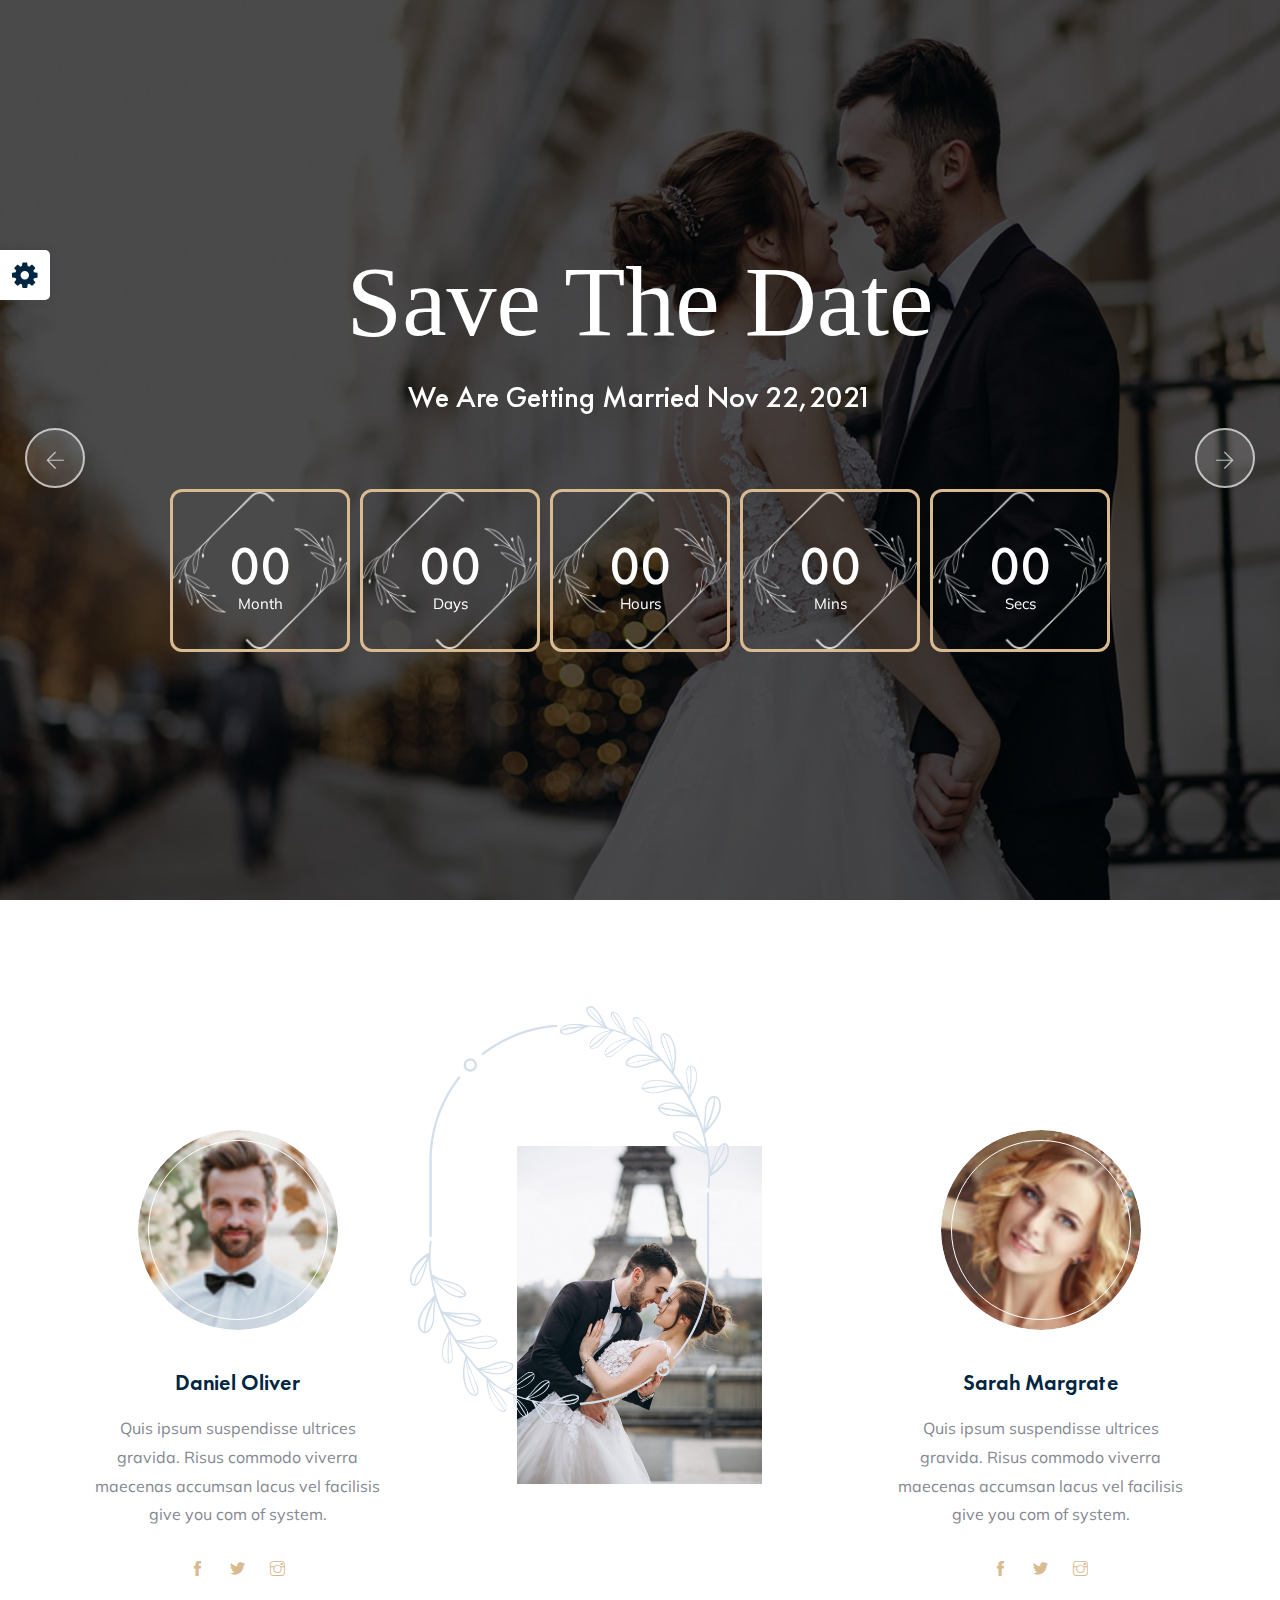
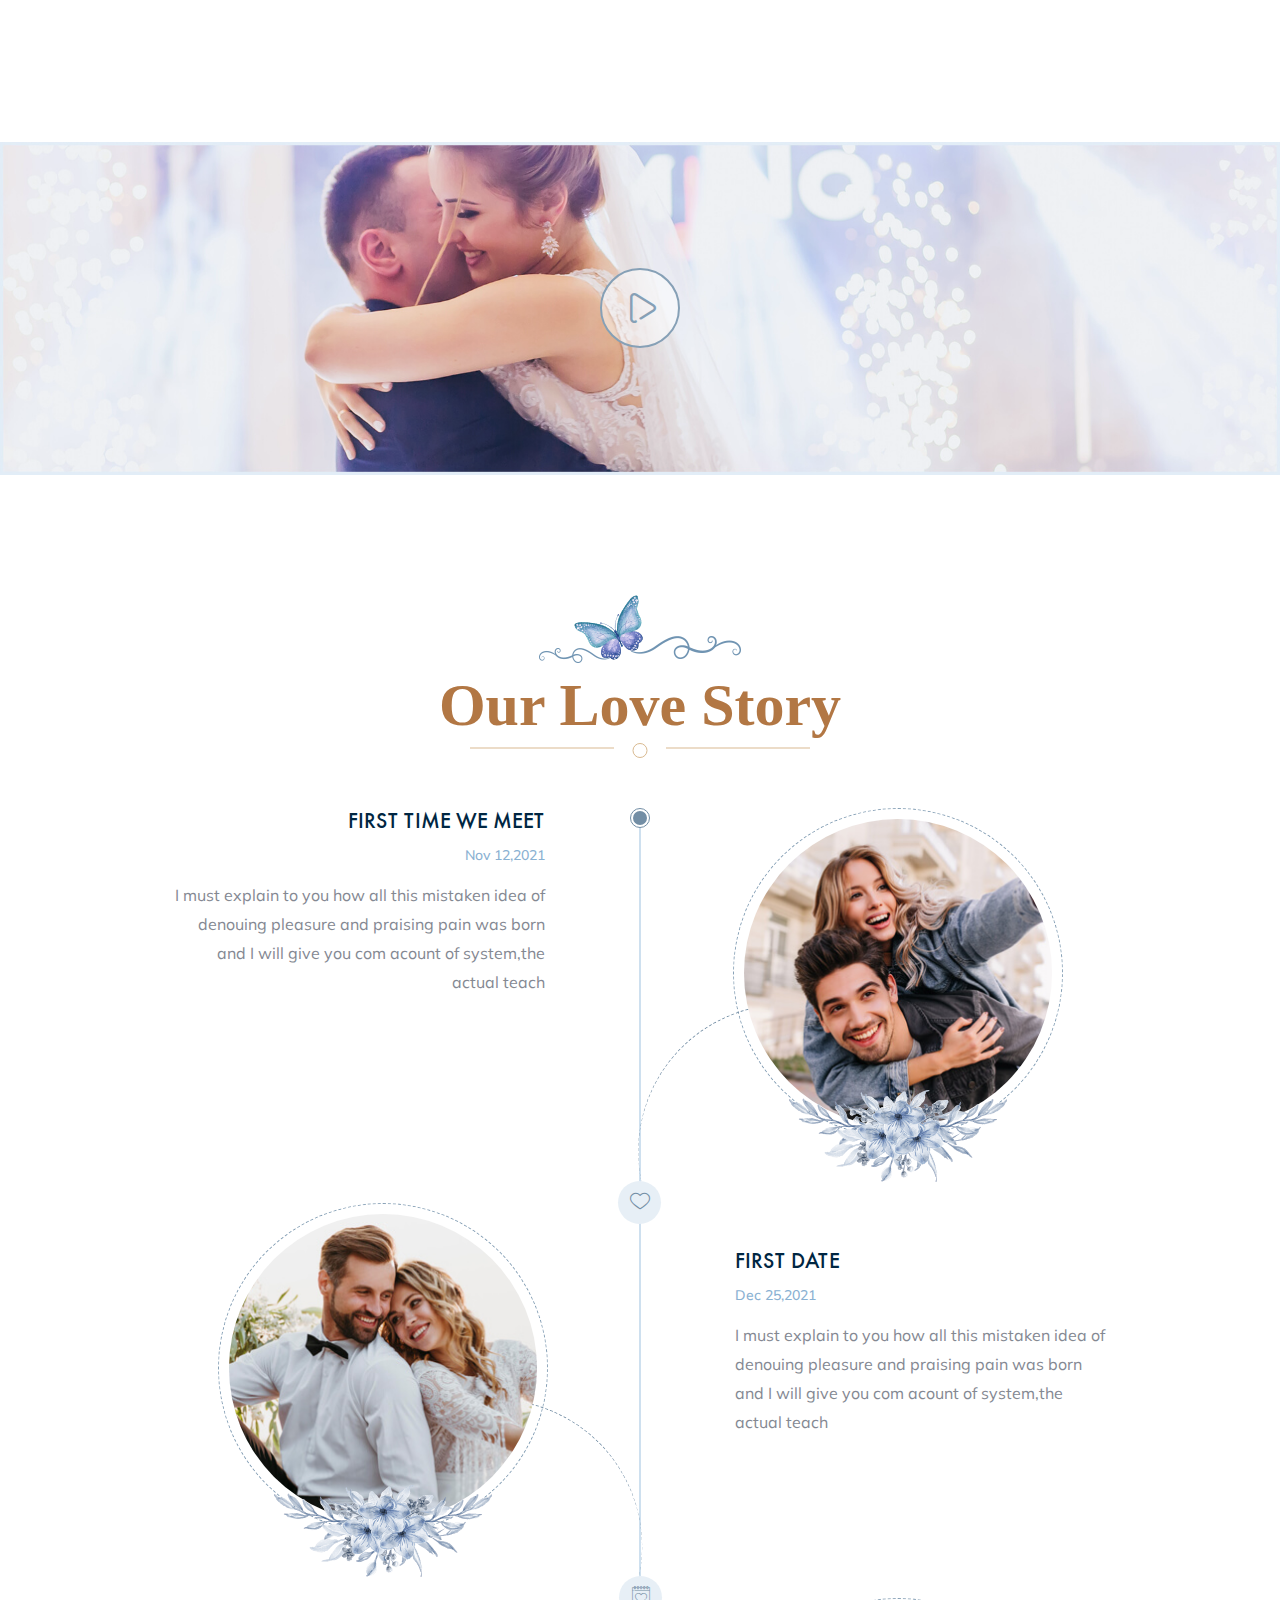
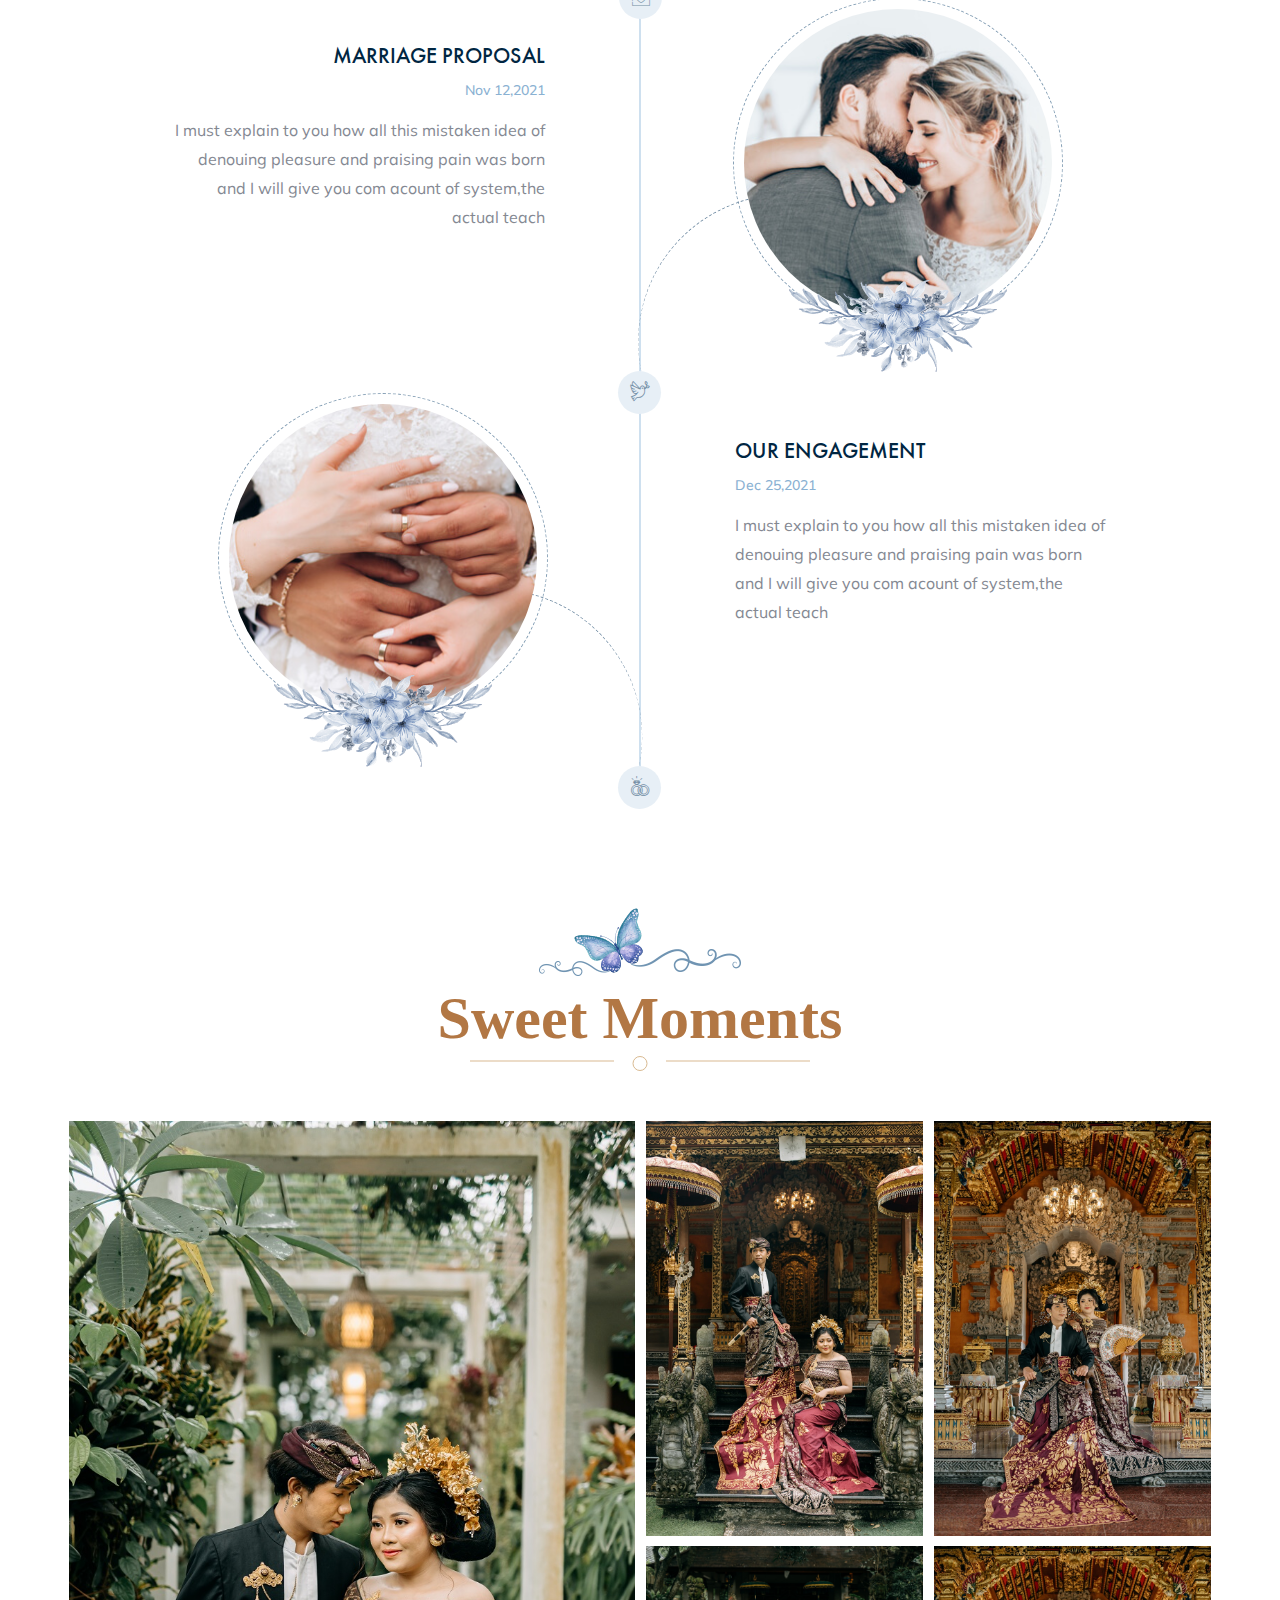
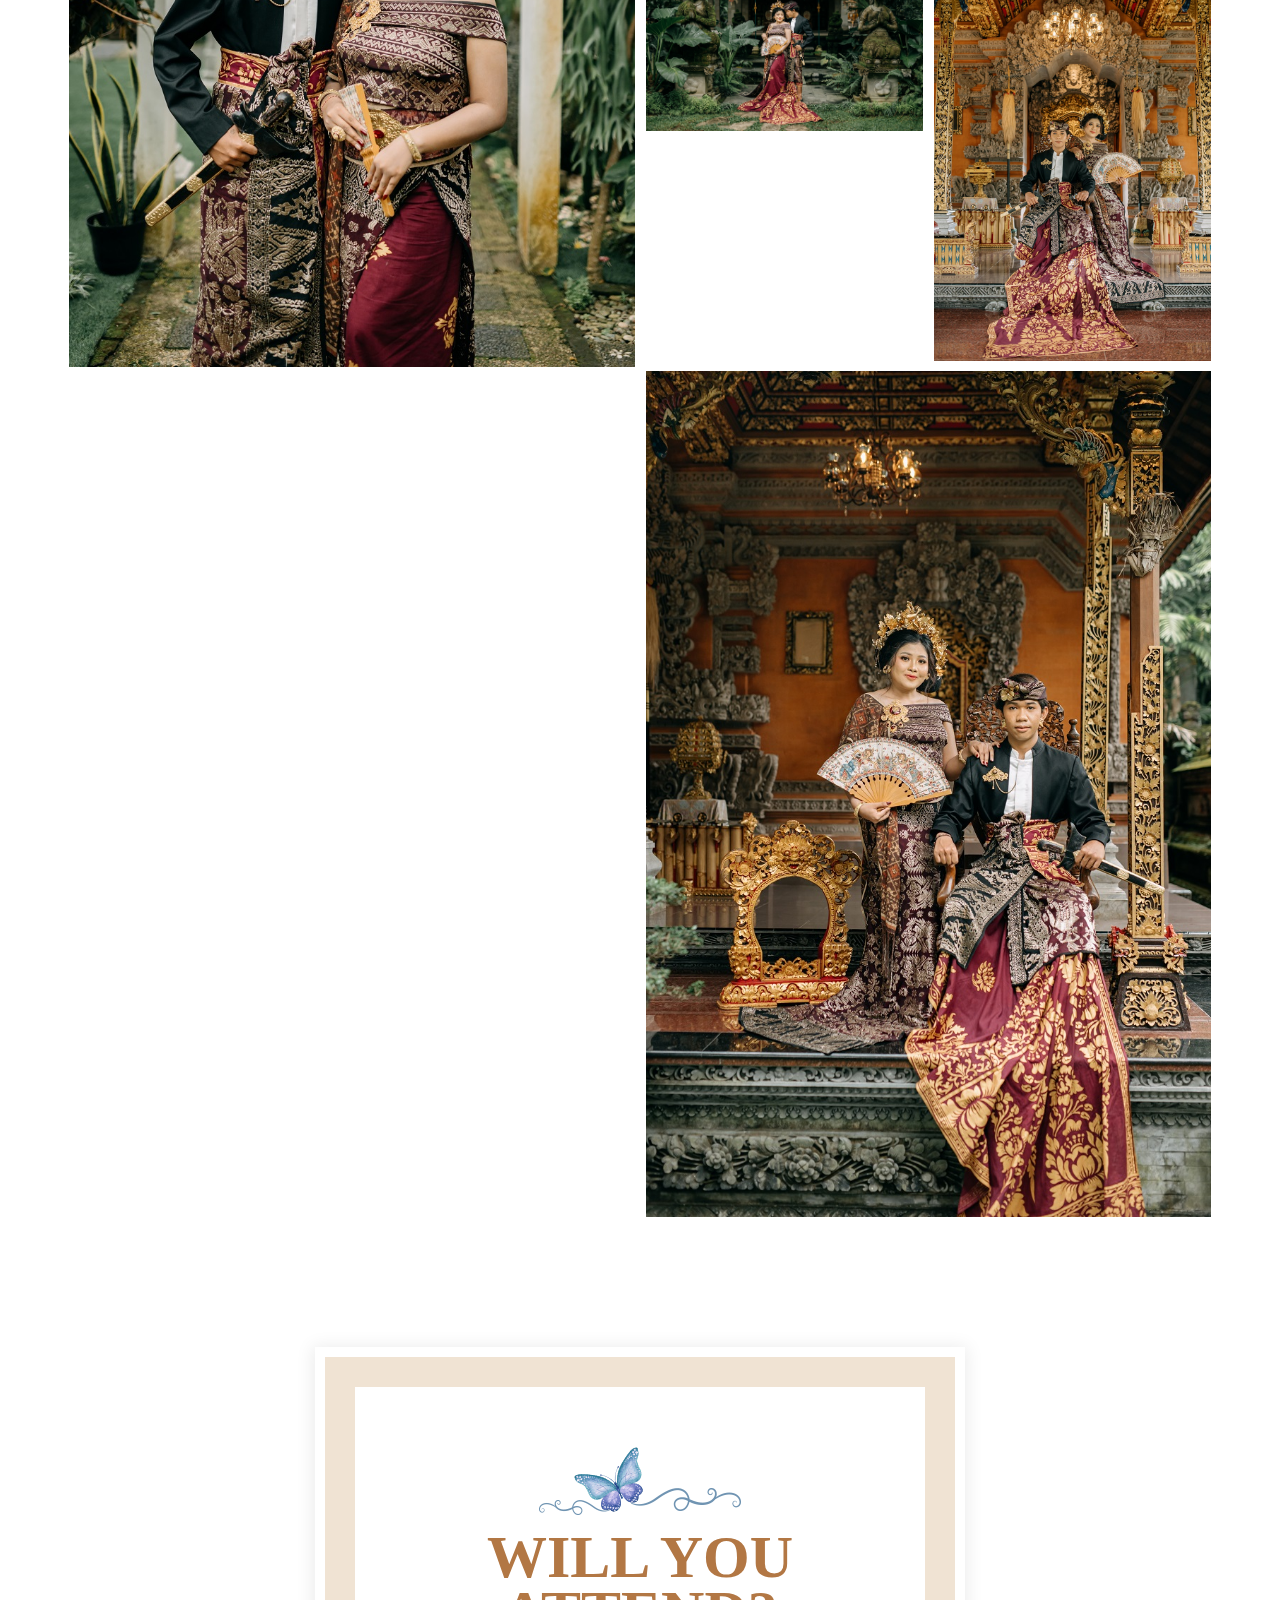
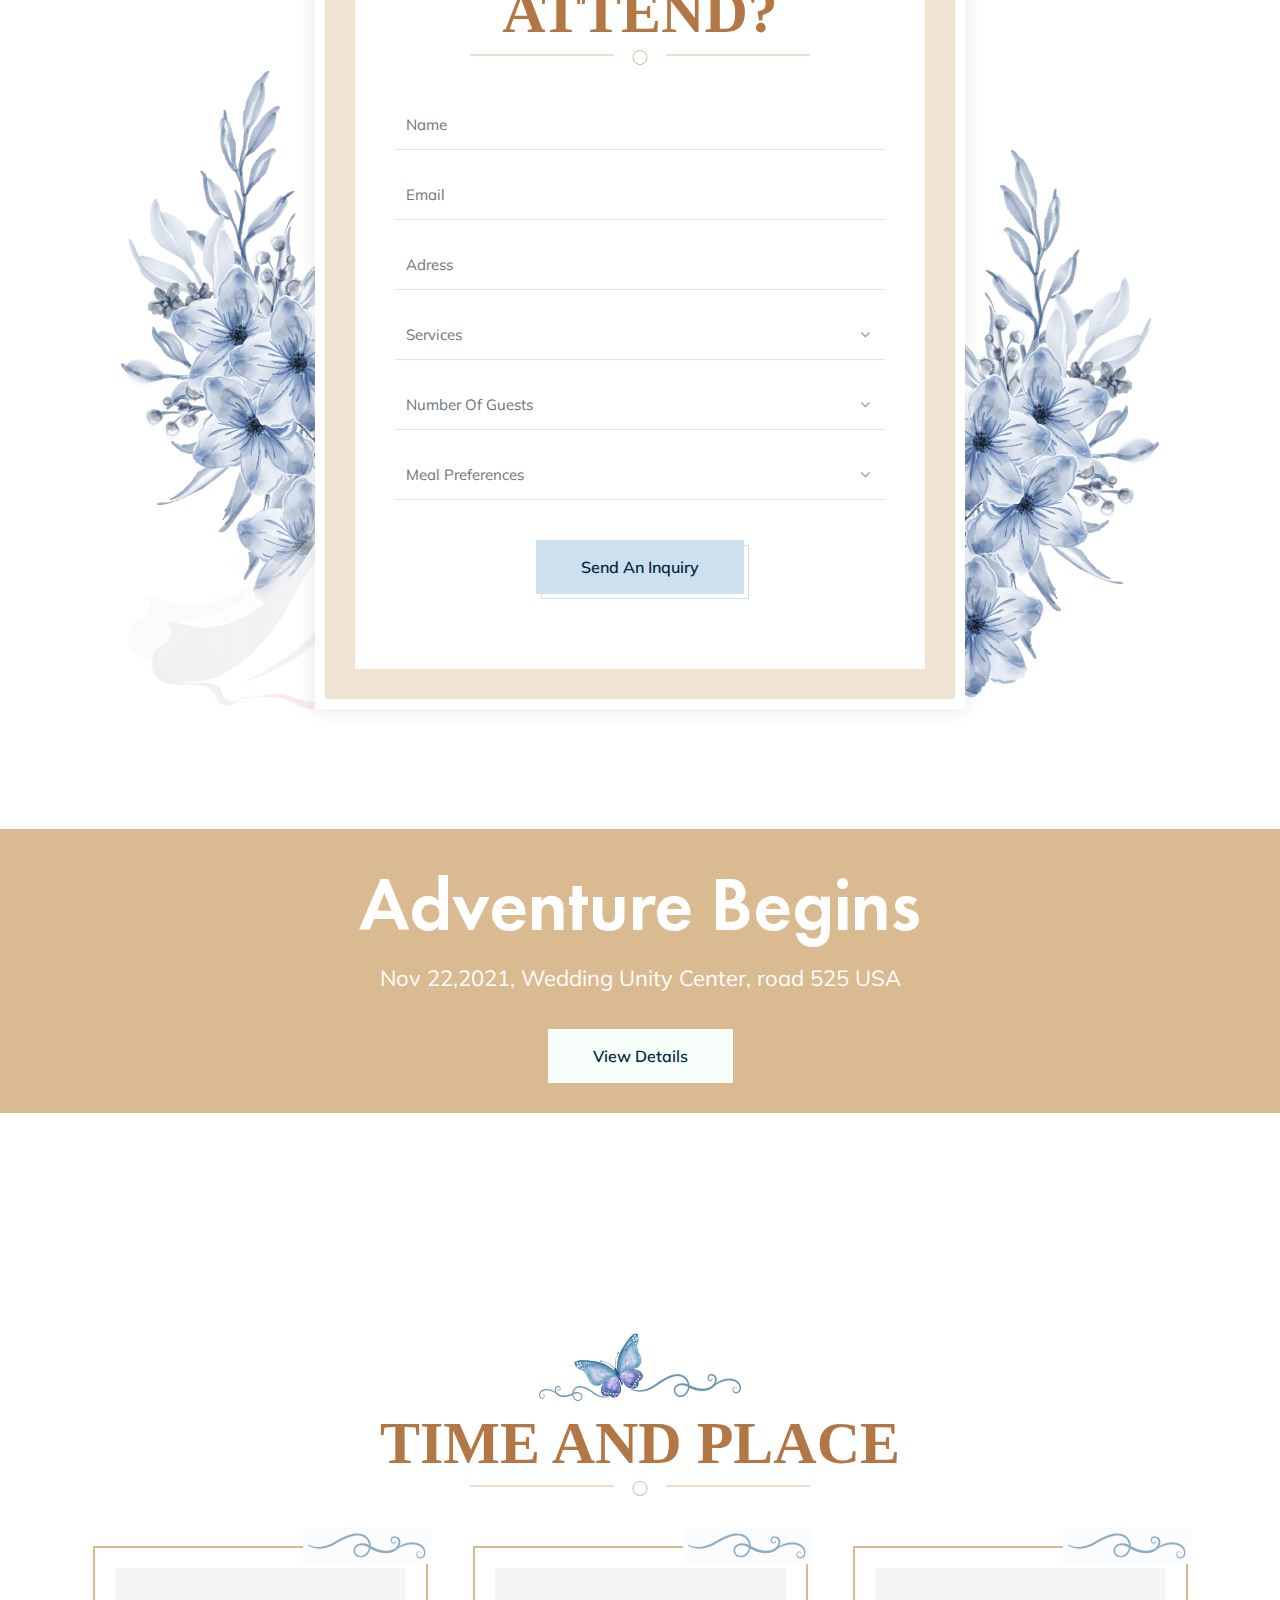
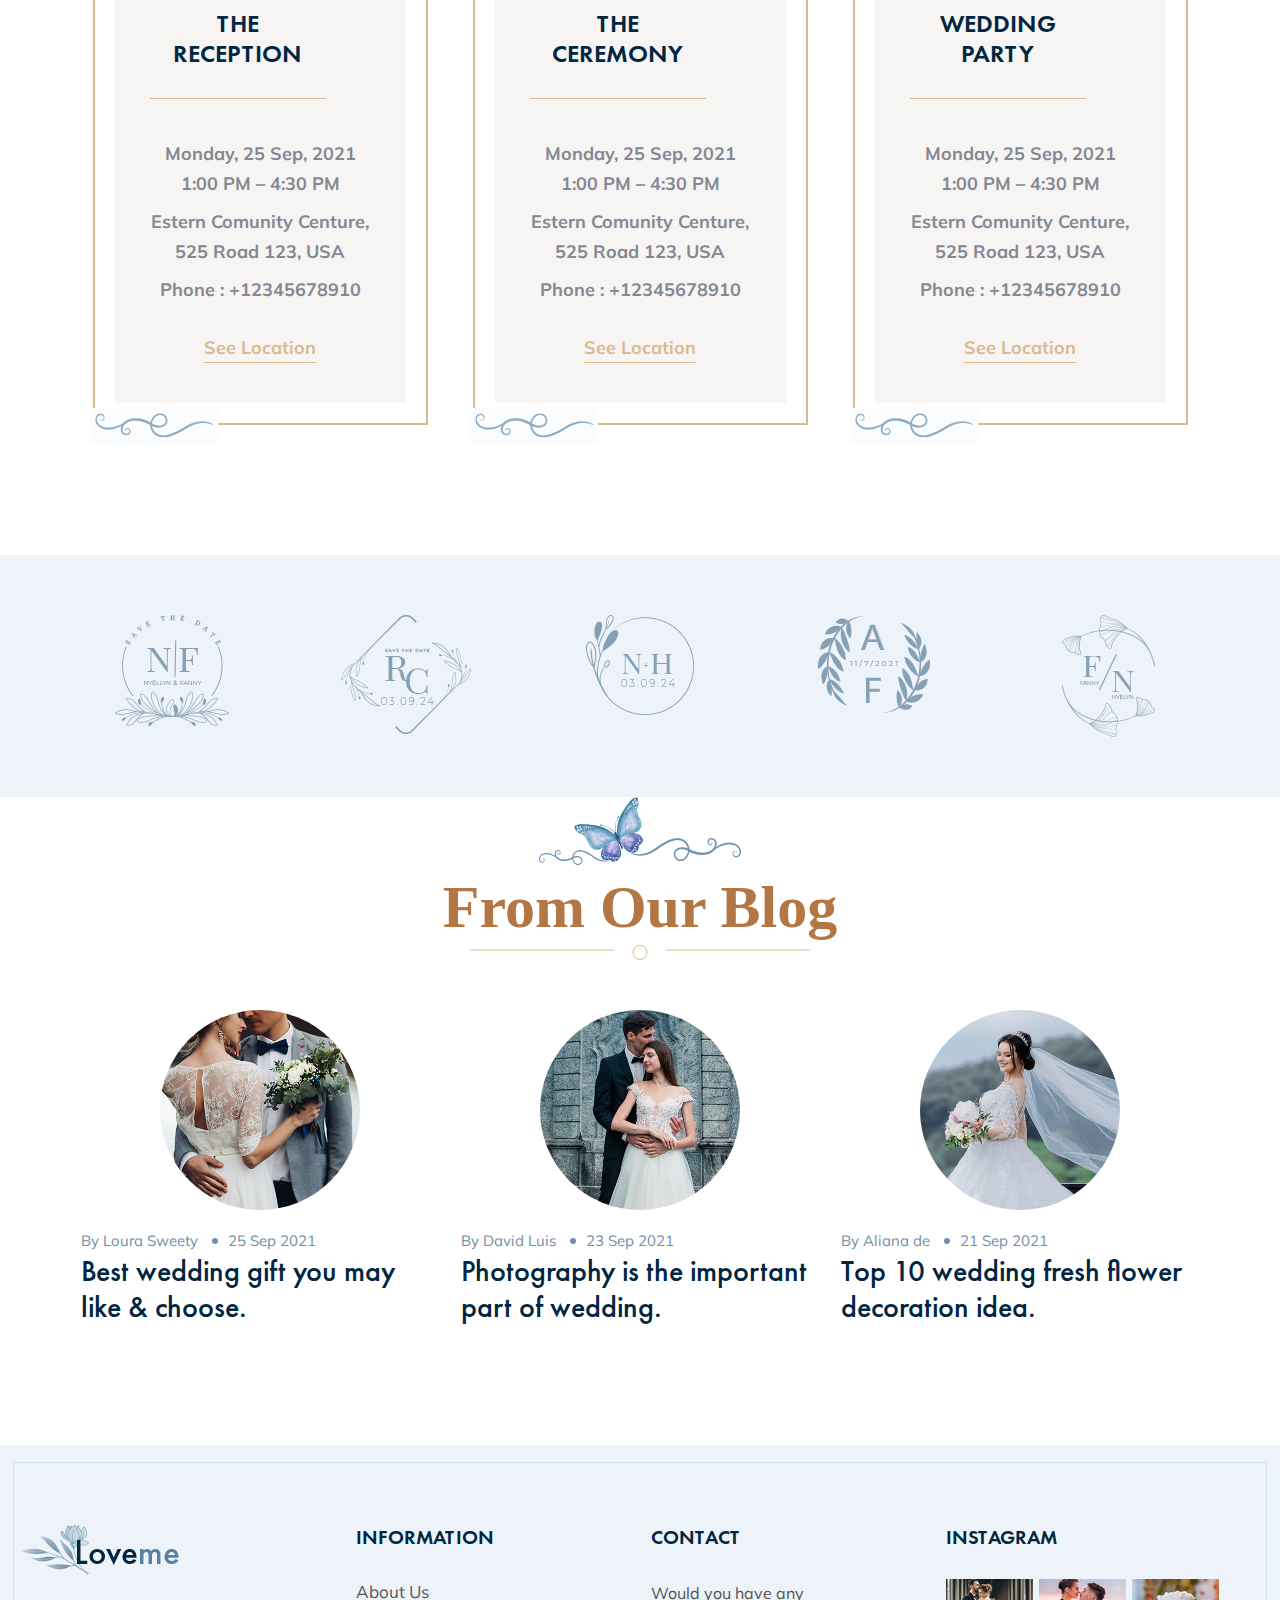
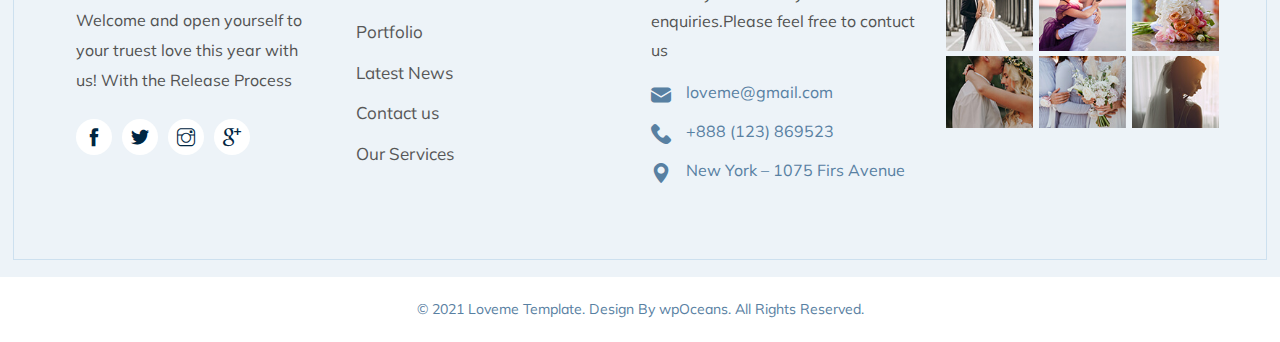
<file: index-5.html>
<!DOCTYPE html>
<html lang="en">
  <head>
    <meta charset="utf-8" />
    <meta http-equiv="X-UA-Compatible" content="IE=edge" />
    <meta name="viewport" content="width=device-width, initial-scale=1" />
    <meta name="author" content="wpOceans" />
    <link
      rel="shortcut icon"
      type="image/png"
      href="assets/images/favicon.png"
    />
    <title>Loveme - Wedding & Wedding Planner HTML5 Template</title>
    <link href="assets/css/themify-icons.css" rel="stylesheet" />
    <link href="assets/css/font-awesome.min.css" rel="stylesheet" />
    <link href="assets/css/flaticon.css" rel="stylesheet" />
    <link href="assets/css/bootstrap.min.css" rel="stylesheet" />
    <link href="assets/css/magnific-popup.css" rel="stylesheet" />
    <link href="assets/css/animate.css" rel="stylesheet" />
    <link href="assets/css/owl.carousel.css" rel="stylesheet" />
    <link href="assets/css/owl.theme.css" rel="stylesheet" />
    <link href="assets/css/slick.css" rel="stylesheet" />
    <link href="assets/css/slick-theme.css" rel="stylesheet" />
    <link href="assets/css/swiper.min.css" rel="stylesheet" />
    <link href="assets/css/nice-select.css" rel="stylesheet" />
    <link href="assets/css/owl.transitions.css" rel="stylesheet" />
    <link href="assets/css/jquery.fancybox.css" rel="stylesheet" />
    <link href="assets/css/odometer-theme-default.css" rel="stylesheet" />
    <link href="assets/css/style.css" rel="stylesheet" />
  </head>

  <body>
    <!-- start page-wrapper -->
    <div class="page-wrapper">
      <!-- start preloader -->
      <div class="preloader">
        <div class="vertical-centered-box">
          <div class="content">
            <div class="loader-circle"></div>
            <div class="loader-line-mask">
              <div class="loader-line"></div>
            </div>
            <img src="assets/images/favicon.png" alt="" />
          </div>
        </div>
      </div>
      <!-- end preloader -->
      <!-- Start header -->
      <!-- <header id="header">
            <div class="wpo-site-header wpo-header-style-3">
                <nav class="navigation navbar navbar-expand-lg navbar-light">
                    <div class="container-fluid">
                        <div class="row align-items-center">
                            <div class="col-lg-3 col-md-3 col-3 d-lg-none dl-block">
                                <div class="mobail-menu">
                                    <button type="button" class="navbar-toggler open-btn">
                                        <span class="sr-only">Toggle navigation</span>
                                        <span class="icon-bar first-angle"></span>
                                        <span class="icon-bar middle-angle"></span>
                                        <span class="icon-bar last-angle"></span>
                                    </button>
                                </div>
                            </div>
                            <div class="col-lg-2 col-md-6 col-6">
                                <div class="navbar-header">
                                    <a class="navbar-brand" href="index.html"><img src="assets/images/logo-2.png"
                                            alt=""></a>
                                </div>
                            </div>
                            <div class="col-lg-8 col-md-1 col-1">
                                <div id="navbar" class="collapse navbar-collapse navigation-holder">
                                    <button class="menu-close"><i class="ti-close"></i></button>
                                    <ul class="nav navbar-nav mb-2 mb-lg-0">
                                        <li class="menu-item-has-children">
                                            <a href="#">Home</a>
                                            <ul class="sub-menu">
                                                <li><a href="index.html">Main Home</a></li>
                                                <li><a href="index-2.html">Wedding Planner</a></li>
                                                <li><a href="index-3.html">Announcement S1</a></li>
                                                <li><a href="index-4.html">Announcement S2</a></li>
                                                <li><a class="active" href="index-5.html">Wedding Home</a></li>
                                                <li><a href="index-7.html">Shop Home</a></li>
                                                <li><a href="index-6.html">Invitation</a></li>
                                            </ul>
                                        </li>
                                        <li>
                                            <a href="#couple">Couple</a>
                                        </li>
                                        <li>
                                            <a href="#story">Story</a>
                                        </li>
                                        <li>
                                            <a href="#gallery">Gallery</a>
                                        </li>
                                        <li>
                                            <a href="#RSVP">RSVP</a>
                                        </li>
                                        <li>
                                            <a href="#event">Events</a>
                                        </li>
                                        <li class="menu-item-has-children">
                                            <a href="#">Blog</a>
                                            <ul class="sub-menu">
                                                <li><a href="blog.html">Blog right sidebar</a></li>
                                                <li><a href="blog-left-sidebar.html">Blog left sidebar</a></li>
                                                <li><a href="blog-fullwidth.html">Blog fullwidth</a></li>
                                                <li class="menu-item-has-children">
                                                    <a href="#">Blog details</a>
                                                    <ul class="sub-menu">
                                                        <li><a href="blog-single.html">Blog details right
                                                                sidebar</a>
                                                        </li>
                                                        <li><a href="blog-single-left-sidebar.html">Blog details
                                                                left
                                                                sidebar</a></li>
                                                        <li><a href="blog-single-fullwidth.html">Blog details
                                                                fullwidth</a></li>
                                                    </ul>
                                                </li>
                                            </ul>
                                        </li>
                                    </ul>

                                </div>
                                <!-- end of nav-collapse -->
      <!-- </div>
                            <div class="col-lg-2 col-md-2 col-2">
                                <div class="header-right">
                                    <div class="header-search-form-wrapper">
                                        <div class="cart-search-contact">
                                            <button class="search-toggle-btn"><i
                                                    class="fi flaticon-search"></i></button>
                                            <div class="header-search-form">
                                                <form>
                                                    <div>
                                                        <input type="text" class="form-control" placeholder="Search here...">
                                                        <button type="submit"><i
                                                                class="fi flaticon-search"></i></button>
                                                    </div>
                                                </form>
                                            </div>
                                        </div>
                                    </div>
                                    <div class="mini-cart">
                                        <button class="cart-toggle-btn"> <i class="fi flaticon-shopping-cart"></i>
                                            <span class="cart-count">2</span></button>
                                        <div class="mini-cart-content">
                                            <button class="mini-cart-close"><i class="ti-close"></i></button>
                                            <div class="mini-cart-items">
                                                <div class="mini-cart-item clearfix">
                                                    <div class="mini-cart-item-image">
                                                        <a href="shop.html"><img
                                                                src="assets/images/shop/mini-cart/img-1.jpg"
                                                                alt></a>
                                                    </div>
                                                    <div class="mini-cart-item-des">
                                                        <a href="shop.html">Wedding Gown</a>
                                                        <span class="mini-cart-item-price">$20.15 x 1</span>
                                                        <span class="mini-cart-item-quantity"><a href="#"><i
                                                                    class="ti-close"></i></a></span>
                                                    </div>
                                                </div>
                                                <div class="mini-cart-item clearfix">
                                                    <div class="mini-cart-item-image">
                                                        <a href="shop.html"><img
                                                                src="assets/images/shop/mini-cart/img-2.jpg"
                                                                alt></a>
                                                    </div>
                                                    <div class="mini-cart-item-des">
                                                        <a href="shop.html">Bridal Flower</a>
                                                        <span class="mini-cart-item-price">$13.25 x 2</span>
                                                        <span class="mini-cart-item-quantity"><a href="#"><i
                                                                    class="ti-close"></i></a></span>
                                                    </div>
                                                </div>
                                            </div>
                                            <div class="mini-cart-action clearfix">
                                                <span class="mini-checkout-price">Subtotal:
                                                    <span>$215.14</span></span>
                                                <div class="mini-btn">
                                                    <a href="checkout.html" class="view-cart-btn s1">Checkout</a>
                                                    <a href="cart.html" class="view-cart-btn">View Cart</a>
                                                </div>
                                            </div>
                                        </div>
                                    </div>
                                </div>
                            </div>
                        </div>
                    </div> -->
      <!-- end of container -->
      <!-- </nav> -->
      <!-- </div> -->
      <!-- </header> -->
      <!-- end of header -->
      <!-- start of hero -->
      <section class="wpo-hero-slider wpo-hero-style-3">
        <div class="wedding-announcement">
          <div class="couple-text">
            <h2 class="wow slideInUp" data-wow-duration="1s">Save The Date</h2>
            <p class="wow slideInUp" data-wow-duration="1.8s">
              We Are Getting Married Nov 22,2021
            </p>
            <!-- start wpo-wedding-date -->
            <div
              class="wpo-wedding-date wow slideInUp"
              data-wow-duration="2.1s"
            >
              <div class="clock-grids">
                <div id="clock"></div>
              </div>
            </div>
            <!-- end wpo-wedding-date -->
          </div>
        </div>

        <div class="swiper-container">
          <div class="swiper-wrapper">
            <div class="swiper-slide">
              <div
                class="slide-inner slide-bg-image"
                data-background="assets/images/slider/slide-7.jpg"
              ></div>
              <!-- end slide-inner -->
            </div>
            <!-- end swiper-slide -->

            <div class="swiper-slide">
              <div
                class="slide-inner slide-bg-image"
                data-background="assets/images/slider/slide-8.jpg"
              ></div>
              <!-- end slide-inner -->
            </div>
            <!-- end swiper-slide -->

            <div class="swiper-slide">
              <div
                class="slide-inner slide-bg-image"
                data-background="assets/images/slider/slide-9.jpg"
              ></div>
              <!-- end slide-inner -->
            </div>
            <!-- end swiper-slide -->
          </div>
          <!-- end swiper-wrapper -->

          <!-- swipper controls -->
          <div class="swiper-pagination"></div>
          <div class="next-prev-btn">
            <div class="swiper-button-next"></div>
            <div class="swiper-button-prev"></div>
          </div>
        </div>
      </section>
      <!-- end of hero slider -->
      <!-- start couple-section -->
      <section class="couple-section pt-160 section-padding" id="couple">
        <div class="container">
          <div class="row align-items-center">
            <div class="col col-xs-12">
              <div class="couple-area clearfix">
                <div class="text-grid bride">
                  <div class="couple-img">
                    <img src="assets/images/couple/2.jpg" alt="" />
                  </div>
                  <h3>Daniel Oliver</h3>
                  <p>
                    Quis ipsum suspendisse ultrices gravida. Risus commodo
                    viverra maecenas accumsan lacus vel facilisis give you com
                    of system.
                  </p>
                  <div class="social">
                    <ul>
                      <li>
                        <a href="#"><i class="ti-facebook"></i></a>
                      </li>
                      <li>
                        <a href="#"><i class="ti-twitter-alt"></i></a>
                      </li>
                      <li>
                        <a href="#"><i class="ti-instagram"></i></a>
                      </li>
                    </ul>
                  </div>
                </div>
                <div class="middle-couple-pic">
                  <img src="assets/images/couple/1.jpg" alt="" />
                  <div class="frame-img">
                    <img src="assets/images/couple/shape.png" alt="" />
                  </div>
                </div>
                <div class="text-grid groom">
                  <div class="couple-img">
                    <img src="assets/images/couple/3.jpg" alt="" />
                  </div>
                  <h3>Sarah Margrate</h3>
                  <p>
                    Quis ipsum suspendisse ultrices gravida. Risus commodo
                    viverra maecenas accumsan lacus vel facilisis give you com
                    of system.
                  </p>
                  <div class="social">
                    <ul>
                      <li>
                        <a href="#"><i class="ti-facebook"></i></a>
                      </li>
                      <li>
                        <a href="#"><i class="ti-twitter-alt"></i></a>
                      </li>
                      <li>
                        <a href="#"><i class="ti-instagram"></i></a>
                      </li>
                    </ul>
                  </div>
                </div>
              </div>
            </div>
          </div>
        </div>
        <!-- end container -->
      </section>
      <!-- end couple-section -->
      <!-- start wpo-video-section -->
      <section class="wpo-video-section-s2" id="video">
        <h2 class="hidden">some</h2>
        <div class="wpo-video-item">
          <div class="wpo-video-img">
            <img src="assets/images/cta2.jpg" alt="" />
            <a
              href="https://www.youtube.com/embed/teLhLLlhfzc"
              class="video-btn"
              data-type="iframe"
              ><i class="fi flaticon-play"></i
            ></a>
          </div>
        </div>
      </section>
      <!-- end wpo-video-section-->

      <!-- start story-section -->
      <section class="story-section section-padding" id="date">
        <div class="container">
          <div class="row">
            <div class="wpo-section-title-s2">
              <div class="section-title-simg">
                <img src="assets/images/section-title2.png" alt="" />
              </div>
              <h2>Our Love Story</h2>
              <div class="section-title-img">
                <div class="round-ball"></div>
              </div>
            </div>
          </div>

          <div class="row">
            <div class="col col-xs-12">
              <div class="story-timeline">
                <div class="round-shape"></div>
                <div class="row">
                  <div class="col col-lg-6 col-12">
                    <div class="story-text right-align-text">
                      <h3>First time we meet</h3>
                      <span class="date">Nov 12,2021</span>
                      <p>
                        I must explain to you how all this mistaken idea of
                        denouing pleasure and praising pain was born and I will
                        give you com acount of system,the actual teach
                      </p>
                    </div>
                  </div>
                  <div class="col col-lg-6 col-12">
                    <div class="img-holder">
                      <img
                        src="assets/images/story/1.jpg"
                        alt
                        class="img img-responsive"
                      />
                      <div class="story-shape-img">
                        <img src="assets/images/story/shape.png" alt="" />
                      </div>
                    </div>
                  </div>
                </div>
                <div class="row">
                  <div class="col col-lg-6 col-12">
                    <div class="img-holder right-align-text left-site">
                      <img
                        src="assets/images/story/2.jpg"
                        alt
                        class="img img-responsive"
                      />
                      <div class="story-shape-img">
                        <img src="assets/images/story/shape.png" alt="" />
                      </div>
                    </div>
                  </div>
                  <div class="col col-lg-6 col-12 text-holder">
                    <span class="heart">
                      <i class="fi flaticon-heart"></i>
                    </span>
                    <div class="story-text">
                      <h3>First Date</h3>
                      <span class="date">Dec 25,2021</span>
                      <p>
                        I must explain to you how all this mistaken idea of
                        denouing pleasure and praising pain was born and I will
                        give you com acount of system,the actual teach
                      </p>
                    </div>
                  </div>
                </div>
                <div class="row">
                  <div class="col col-lg-6 col-12 text-holder right-heart">
                    <span class="heart">
                      <i class="fi flaticon-calendar"></i>
                    </span>
                    <div class="story-text right-align-text">
                      <h3>Marriage Proposal</h3>
                      <span class="date">Nov 12,2021</span>
                      <p>
                        I must explain to you how all this mistaken idea of
                        denouing pleasure and praising pain was born and I will
                        give you com acount of system,the actual teach
                      </p>
                    </div>
                  </div>
                  <div class="col col-lg-6 col-12">
                    <div class="img-holder right-align-text">
                      <img
                        src="assets/images/story/3.jpg"
                        alt
                        class="img img-responsive"
                      />
                      <div class="story-shape-img">
                        <img src="assets/images/story/shape.png" alt="" />
                      </div>
                    </div>
                  </div>
                </div>
                <div class="row">
                  <div class="col col-lg-6 col-12">
                    <div class="img-holder video-holder left-site">
                      <img
                        src="assets/images/story/4.jpg"
                        alt
                        class="img img-responsive"
                      />
                      <div class="story-shape-img">
                        <img src="assets/images/story/shape.png" alt="" />
                      </div>
                    </div>
                  </div>
                  <div class="col col-lg-6 col-12 text-holder">
                    <span class="heart">
                      <i class="fi flaticon-dove"></i>
                    </span>
                    <div class="story-text">
                      <h3>Our Engagement</h3>
                      <span class="date">Dec 25,2021</span>
                      <p>
                        I must explain to you how all this mistaken idea of
                        denouing pleasure and praising pain was born and I will
                        give you com acount of system,the actual teach
                      </p>
                    </div>
                  </div>
                </div>
                <div class="row">
                  <div class="col offset-lg-6 col-lg-6 col-12 text-holder">
                    <span class="heart">
                      <i class="fi flaticon-wedding-rings"></i>
                    </span>
                  </div>
                </div>
              </div>
            </div>
          </div>
          <!-- end row -->
        </div>
        <!-- end container -->
      </section>
      <!-- end story-section -->

      <!-- start wpo-portfolio-section -->
      <section class="wpo-portfolio-section-s2 section-padding" id="gallery">
        <div class="container-fluid">
          <div class="row">
            <div class="wpo-section-title-s2">
              <div class="section-title-simg">
                <img src="assets/images/section-title2.png" alt="" />
              </div>
              <h2>Sweet Moments</h2>
              <div class="section-title-img">
                <div class="round-ball"></div>
              </div>
            </div>
          </div>
          <div class="sortable-gallery">
            <div class="row">
              <div class="col-lg-12">
                <div class="portfolio-grids gallery-container clearfix">
                  <div class="grid">
                    <div class="img-holder">
                      <a
                        href="assets/images/portfolio/7.jpg"
                        class="fancybox"
                        data-fancybox-group="gall-1"
                      >
                        <img
                          src="assets/images/portfolio/7.jpg"
                          alt
                          class="img img-responsive"
                        />
                        <div class="hover-content">
                          <i class="ti-plus"></i>
                        </div>
                      </a>
                    </div>
                  </div>
                  <div class="grid">
                    <div class="img-holder">
                      <a
                        href="assets/images/portfolio/8.jpg"
                        class="fancybox"
                        data-fancybox-group="gall-1"
                      >
                        <img
                          src="assets/images/portfolio/8.jpg"
                          alt
                          class="img img-responsive"
                        />
                        <div class="hover-content">
                          <i class="ti-plus"></i>
                        </div>
                      </a>
                    </div>
                  </div>
                  <div class="grid">
                    <div class="img-holder">
                      <a
                        href="assets/images/portfolio/9.jpg"
                        class="fancybox"
                        data-fancybox-group="gall-1"
                      >
                        <img
                          src="assets/images/portfolio/9.jpg"
                          alt
                          class="img img-responsive"
                        />
                        <div class="hover-content">
                          <i class="ti-plus"></i>
                        </div>
                      </a>
                    </div>
                  </div>
                  <div class="grid">
                    <div class="img-holder">
                      <a
                        href="assets/images/portfolio/10.jpg"
                        class="fancybox"
                        data-fancybox-group="gall-1"
                      >
                        <img
                          src="assets/images/portfolio/10.jpg"
                          alt
                          class="img img-responsive"
                        />
                        <div class="hover-content">
                          <i class="ti-plus"></i>
                        </div>
                      </a>
                    </div>
                  </div>
                  <div class="grid">
                    <div class="img-holder">
                      <a
                        href="assets/images/portfolio/11.jpg"
                        class="fancybox"
                        data-fancybox-group="gall-1"
                      >
                        <img
                          src="assets/images/portfolio/11.jpg"
                          alt
                          class="img img-responsive"
                        />
                        <div class="hover-content">
                          <i class="ti-plus"></i>
                        </div>
                      </a>
                    </div>
                  </div>
                  <div class="grid">
                    <div class="img-holder">
                      <a
                        href="assets/images/portfolio/12.jpg"
                        class="fancybox"
                        data-fancybox-group="gall-1"
                      >
                        <img
                          src="assets/images/portfolio/12.jpg"
                          alt
                          class="img img-responsive"
                        />
                        <div class="hover-content">
                          <i class="ti-plus"></i>
                        </div>
                      </a>
                    </div>
                  </div>
                </div>
              </div>
            </div>
          </div>
        </div>
        <!-- end container -->
      </section>
      <!-- end wpo-portfolio-section -->

      <!-- start of wpo-contact-section -->
      <section class="wpo-contact-section section-padding" id="RSVP">
        <div class="container">
          <div class="wpo-contact-section-wrapper">
            <div class="wpo-contact-form-area">
              <div class="wpo-section-title-s2">
                <div class="section-title-simg">
                  <img src="assets/images/section-title2.png" alt="" />
                </div>
                <h2>WILL YOU ATTEND?</h2>
                <div class="section-title-img">
                  <div class="round-ball"></div>
                </div>
              </div>
              <form
                method="post"
                class="contact-validation-active"
                id="contact-form-main"
              >
                <div>
                  <input
                    type="text"
                    class="form-control"
                    name="name"
                    id="name"
                    placeholder="Name"
                  />
                </div>
                <div>
                  <input
                    type="email"
                    class="form-control"
                    name="email"
                    id="email"
                    placeholder="Email"
                  />
                </div>
                <div>
                  <input
                    type="text"
                    class="form-control"
                    name="adress"
                    id="adress"
                    placeholder="Adress"
                  />
                </div>
                <div>
                  <select name="service" class="form-control">
                    <option disabled="disabled" selected>Services</option>
                    <option>Photography</option>
                    <option>The Rehearsal Dinner</option>
                    <option>The Afterparty</option>
                    <option>Videographers</option>
                    <option>Perfect Cake</option>
                    <option>All Of The Above</option>
                  </select>
                </div>
                <div>
                  <select name="guest" class="form-control">
                    <option disabled="disabled" selected>
                      Number Of Guests
                    </option>
                    <option>01</option>
                    <option>02</option>
                    <option>03</option>
                    <option>04</option>
                    <option>05</option>
                  </select>
                </div>
                <div>
                  <select name="meal" class="form-control last">
                    <option disabled="disabled" selected>
                      Meal Preferences
                    </option>
                    <option>Chicken Soup</option>
                    <option>Motton Kabab</option>
                    <option>Chicken BBQ</option>
                    <option>Mix Salad</option>
                    <option>Beef Ribs</option>
                  </select>
                </div>
                <div class="submit-area">
                  <button type="submit" class="theme-btn-s3">
                    Send An Inquiry
                  </button>
                  <div id="c-loader">
                    <i class="ti-reload"></i>
                  </div>
                </div>
                <div class="clearfix error-handling-messages">
                  <div id="success">Thank you</div>
                  <div id="error">
                    Error occurred while sending email. Please try again later.
                  </div>
                </div>
              </form>
              <div class="border-style"></div>
            </div>
            <div class="vector-1">
              <img src="assets/images/contact/1.png" alt="" />
            </div>
            <div class="vector-2">
              <img src="assets/images/contact/2.png" alt="" />
            </div>
          </div>
        </div>
      </section>
      <!-- end of wpo-contact-section -->

      <!-- start wpo-cta-section -->

      <div class="wpo-cta-section-s3">
        <div class="conatiner-fluid">
          <div class="wpo-cta-item">
            <h2>Adventure Begins</h2>
            <p>Nov 22,2021, Wedding Unity Center, road 525 USA</p>
            <a class="theme-btn-s2" href="contact.html">View Details</a>
          </div>
        </div>
      </div>

      <!-- end wpo-cta-section -->

      <!-- start wpo-event-section -->
      <section class="wpo-event-section section-padding" id="event">
        <div class="container">
          <div class="row">
            <div class="wpo-section-title-s2">
              <div class="section-title-simg">
                <img src="assets/images/section-title2.png" alt="" />
              </div>
              <h2>TIME AND PLACE</h2>
              <div class="section-title-img">
                <div class="round-ball"></div>
              </div>
            </div>
          </div>
          <div class="wpo-event-wrap">
            <div class="row">
              <div class="col col-lg-4 col-md-6 col-12">
                <div class="wpo-event-item">
                  <div class="wpo-event-text">
                    <h2>The Reception</h2>
                    <ul>
                      <li>Monday, 25 Sep, 2021 1:00 PM – 4:30 PM</li>
                      <li>Estern Comunity Centure, 525 Road 123, USA</li>
                      <li>Phone : +12345678910</li>

                      <li>
                        <a
                          class="popup-gmaps"
                          href="https://www.google.com/maps/embed?pb=!1m18!1m12!1m3!1d25211.21212385712!2d144.95275648773628!3d-37.82748510398018!2m3!1f0!2f0!3f0!3m2!1i1024!2i768!4f13.1!3m3!1m2!1s0x6ad642af0f11fd81%3A0x5045675218ce7e0!2zTWVsYm91cm5lIFZJQyAzMDA0LCDgpoXgprjgp43gpp_gp43gprDgp4fgprLgpr_gpq_gprzgpr4!5e0!3m2!1sbn!2sbd!4v1503742051881"
                          >See Location</a
                        >
                      </li>
                    </ul>
                  </div>
                  <div class="event-shape-1">
                    <img src="assets/images/event-shape-1.png" alt="" />
                  </div>
                  <div class="event-shape-2">
                    <img src="assets/images/event-shape-2.png" alt="" />
                  </div>
                </div>
              </div>
              <div class="col col-lg-4 col-md-6 col-12">
                <div class="wpo-event-item">
                  <div class="wpo-event-text">
                    <h2>THE CEREMONY</h2>
                    <ul>
                      <li>Monday, 25 Sep, 2021 1:00 PM – 4:30 PM</li>
                      <li>Estern Comunity Centure, 525 Road 123, USA</li>
                      <li>Phone : +12345678910</li>

                      <li>
                        <a
                          class="popup-gmaps"
                          href="https://www.google.com/maps/embed?pb=!1m18!1m12!1m3!1d25211.21212385712!2d144.95275648773628!3d-37.82748510398018!2m3!1f0!2f0!3f0!3m2!1i1024!2i768!4f13.1!3m3!1m2!1s0x6ad642af0f11fd81%3A0x5045675218ce7e0!2zTWVsYm91cm5lIFZJQyAzMDA0LCDgpoXgprjgp43gpp_gp43gprDgp4fgprLgpr_gpq_gprzgpr4!5e0!3m2!1sbn!2sbd!4v1503742051881"
                          >See Location</a
                        >
                      </li>
                    </ul>
                  </div>
                  <div class="event-shape-1">
                    <img src="assets/images/event-shape-1.png" alt="" />
                  </div>
                  <div class="event-shape-2">
                    <img src="assets/images/event-shape-2.png" alt="" />
                  </div>
                </div>
              </div>
              <div class="col col-lg-4 col-md-6 col-12">
                <div class="wpo-event-item">
                  <div class="wpo-event-text">
                    <h2>Wedding Party</h2>
                    <ul>
                      <li>Monday, 25 Sep, 2021 1:00 PM – 4:30 PM</li>
                      <li>Estern Comunity Centure, 525 Road 123, USA</li>
                      <li>Phone : +12345678910</li>

                      <li>
                        <a
                          class="popup-gmaps"
                          href="https://www.google.com/maps/embed?pb=!1m18!1m12!1m3!1d25211.21212385712!2d144.95275648773628!3d-37.82748510398018!2m3!1f0!2f0!3f0!3m2!1i1024!2i768!4f13.1!3m3!1m2!1s0x6ad642af0f11fd81%3A0x5045675218ce7e0!2zTWVsYm91cm5lIFZJQyAzMDA0LCDgpoXgprjgp43gpp_gp43gprDgp4fgprLgpr_gpq_gprzgpr4!5e0!3m2!1sbn!2sbd!4v1503742051881"
                          >See Location</a
                        >
                      </li>
                    </ul>
                  </div>
                  <div class="event-shape-1">
                    <img src="assets/images/event-shape-1.png" alt="" />
                  </div>
                  <div class="event-shape-2">
                    <img src="assets/images/event-shape-2.png" alt="" />
                  </div>
                </div>
              </div>
            </div>
          </div>
        </div>
        <!-- end container -->
      </section>
      <!-- end wpo-event-section -->
      <!-- start wpo-partners-section -->
      <section class="wpo-partners-section-s3">
        <h2 class="hidden">Partners</h2>
        <div class="container">
          <div class="row">
            <div class="col col-xs-12">
              <div class="partner-grids partners-slider owl-carousel">
                <div class="grid" >
                  <img src="assets/images/partners/1.png" alt />
                </div>
                <div class="grid">
                  <img src="assets/images/partners/2.png" alt />
                </div>
                <div class="grid">
                  <img src="assets/images/partners/3.png" alt />
                </div>
                <div class="grid">
                  <img src="assets/images/partners/4.png" alt />
                </div>
                <div class="grid">
                  <img src="assets/images/partners/5.png" alt />
                </div>
              </div>
            </div>
          </div>
        </div>
        <!-- end container -->
      </section>
      <!-- end wpo-partners-section-->

      <!-- start wpo-blog-section -->
      <section class="wpo-blog-section-s3 section-padding" id="blog">
        <div class="container">
          <div class="row">
            <div class="wpo-section-title-s2">
              <div class="section-title-simg">
                <img src="assets/images/section-title2.png" alt="" />
              </div>
              <h2>From Our Blog</h2>
              <div class="section-title-img">
                <div class="round-ball"></div>
              </div>
            </div>
          </div>
          <div class="wpo-blog-items">
            <div class="row">
              <div class="col col-lg-4 col-md-6 col-12">
                <div class="wpo-blog-item">
                  <div class="wpo-blog-img">
                    <img src="assets/images/blog/img-1.jpg" alt="" />
                  </div>
                  <div class="wpo-blog-content">
                    <ul>
                      <li>By <a href="blog-single.html">Loura Sweety</a></li>
                      <li>25 Sep 2021</li>
                    </ul>
                    <h2>
                      <a href="blog.html"
                        >Best wedding gift you may like & choose.</a
                      >
                    </h2>
                  </div>
                </div>
              </div>
              <div class="col col-lg-4 col-md-6 col-12">
                <div class="wpo-blog-item">
                  <div class="wpo-blog-img">
                    <img src="assets/images/blog/img-2.jpg" alt="" />
                  </div>
                  <div class="wpo-blog-content">
                    <ul>
                      <li>By <a href="blog-single.html">David Luis</a></li>
                      <li>23 Sep 2021</li>
                    </ul>
                    <h2>
                      <a href="blog.html"
                        >Photography is the important part of wedding.</a
                      >
                    </h2>
                  </div>
                </div>
              </div>
              <div class="col col-lg-4 col-md-6 col-12">
                <div class="wpo-blog-item">
                  <div class="wpo-blog-img">
                    <img src="assets/images/blog/img-3.jpg" alt="" />
                  </div>
                  <div class="wpo-blog-content">
                    <ul>
                      <li>By <a href="blog-single.html">Aliana de</a></li>
                      <li>21 Sep 2021</li>
                    </ul>
                    <h2>
                      <a href="blog.html"
                        >Top 10 wedding fresh flower decoration idea.</a
                      >
                    </h2>
                  </div>
                </div>
              </div>
            </div>
          </div>
        </div>
        <!-- end container -->
      </section>
      <!-- end wpo-blog-section -->

      <!-- start of wpo-site-footer-section -->
      <footer class="wpo-site-footer">
        <div class="wpo-upper-footer">
          <div class="container-fluid">
            <div class="row">
              <div class="col col-xl-3 col-lg-4 col-md-6 col-sm-12 col-12">
                <div class="widget about-widget">
                  <div class="logo widget-title">
                    <img src="assets/images/logo.png" alt="blog" />
                  </div>
                  <p>
                    Welcome and open yourself to your truest love this year with
                    us! With the Release Process
                  </p>
                  <ul>
                    <li>
                      <a href="#">
                        <i class="ti-facebook"></i>
                      </a>
                    </li>
                    <li>
                      <a href="#">
                        <i class="ti-twitter-alt"></i>
                      </a>
                    </li>
                    <li>
                      <a href="#">
                        <i class="ti-instagram"></i>
                      </a>
                    </li>
                    <li>
                      <a href="#">
                        <i class="ti-google"></i>
                      </a>
                    </li>
                  </ul>
                </div>
              </div>
              <div class="col col-xl-3 col-lg-4 col-md-6 col-sm-12 col-12">
                <div class="widget link-widget">
                  <div class="widget-title">
                    <h3>Information</h3>
                  </div>
                  <ul>
                    <li><a href="about.html">About Us</a></li>
                    <li><a href="portfolio.html">Portfolio</a></li>
                    <li><a href="blog.html">Latest News</a></li>
                    <li><a href="contact.html">Contact us</a></li>
                    <li><a href="service.html">Our Services</a></li>
                  </ul>
                </div>
              </div>
              <div class="col col-xl-3 col-lg-4 col-md-6 col-sm-12 col-12">
                <div class="widget wpo-service-link-widget">
                  <div class="widget-title">
                    <h3>Contact</h3>
                  </div>
                  <div class="contact-ft">
                    <p>
                      Would you have any enquiries.Please feel free to contuct
                      us
                    </p>
                    <ul>
                      <li><i class="fi flaticon-email"></i>loveme@gmail.com</li>
                      <li>
                        <i class="fi flaticon-phone-call"></i>+888 (123) 869523
                      </li>
                      <li>
                        <i class="fi flaticon-maps-and-flags"></i>New York –
                        1075 Firs Avenue
                      </li>
                    </ul>
                  </div>
                </div>
              </div>

              <div class="col col-xl-3 col-lg-4 col-md-6 col-sm-12 col-12">
                <div class="widget instagram">
                  <div class="widget-title">
                    <h3>Instagram</h3>
                  </div>
                  <ul class="d-flex">
                    <li>
                      <a href="portfolio-single.html"
                        ><img src="assets/images/instragram/1.jpg" alt=""
                      /></a>
                    </li>
                    <li>
                      <a href="portfolio-single.html"
                        ><img src="assets/images/instragram/2.jpg" alt=""
                      /></a>
                    </li>
                    <li>
                      <a href="portfolio-single.html"
                        ><img src="assets/images/instragram/3.jpg" alt=""
                      /></a>
                    </li>
                    <li>
                      <a href="portfolio-single.html"
                        ><img src="assets/images/instragram/4.jpg" alt=""
                      /></a>
                    </li>
                    <li>
                      <a href="portfolio-single.html"
                        ><img src="assets/images/instragram/5.jpg" alt=""
                      /></a>
                    </li>
                    <li>
                      <a href="portfolio-single.html"
                        ><img src="assets/images/instragram/6.jpg" alt=""
                      /></a>
                    </li>
                  </ul>
                </div>
              </div>
            </div>
          </div>
          <!-- end container -->
        </div>
        <div class="wpo-lower-footer">
          <div class="container">
            <div class="row">
              <div class="col col-xs-12">
                <p class="copyright">
                  &copy; 2021 Loveme Template. Design By
                  <a href="index.html">wpOceans</a>. All Rights Reserved.
                </p>
              </div>
            </div>
          </div>
        </div>
      </footer>
      <!-- end of wpo-site-footer-section -->

      <!-- color-switcher -->
      <div class="color-switcher-wrap">
        <div class="color-switcher-item">
          <div class="color-toggle-btn">
            <i class="fa fa-cog"></i>
          </div>
          <ul id="switcher">
            <li class="btn btn1" id="Button1"></li>
            <li class="btn btn2" id="Button2"></li>
            <li class="btn btn3" id="Button3"></li>
            <li class="btn btn4" id="Button4"></li>
            <li class="btn btn5" id="Button5"></li>
            <li class="btn btn6" id="Button6"></li>
            <li class="btn btn7" id="Button7"></li>
            <li class="btn btn8" id="Button8"></li>
            <li class="btn btn9" id="Button9"></li>
            <li class="btn btn10" id="Button10"></li>
            <li class="btn btn11" id="Button11"></li>
            <li class="btn btn12" id="Button12"></li>
          </ul>
        </div>
      </div>
    </div>
    <!-- end of page-wrapper -->

    <!-- All JavaScript files
    ================================================== -->
    <script src="assets/js/jquery.min.js"></script>
    <script src="assets/js/bootstrap.bundle.min.js"></script>
    <!-- Plugins for this template -->
    <script src="assets/js/modernizr.custom.js"></script>
    <script src="assets/js/jquery.dlmenu.js"></script>
    <script src="assets/js/jquery-plugin-collection.js"></script>
    <!-- Custom script for this template -->
    <script src="assets/js/script.js"></script>
  </body>
</html>
</file>
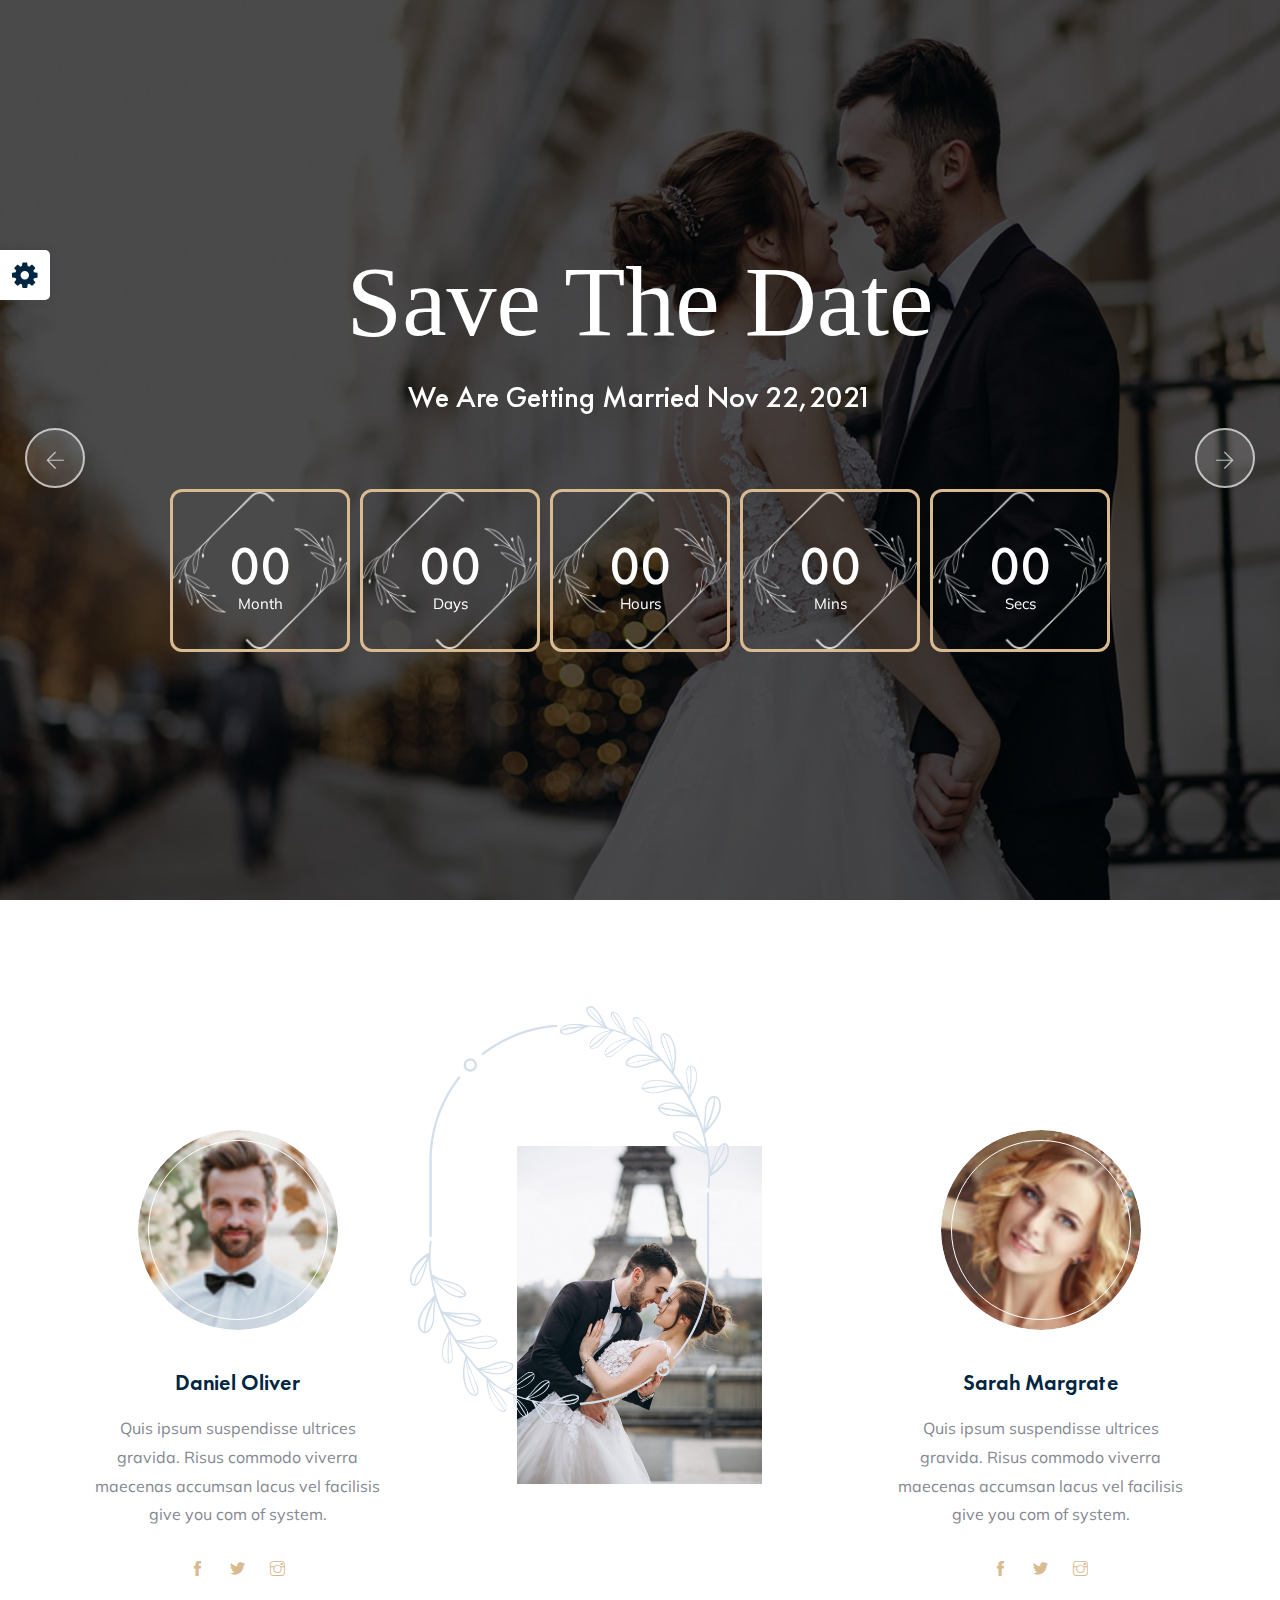
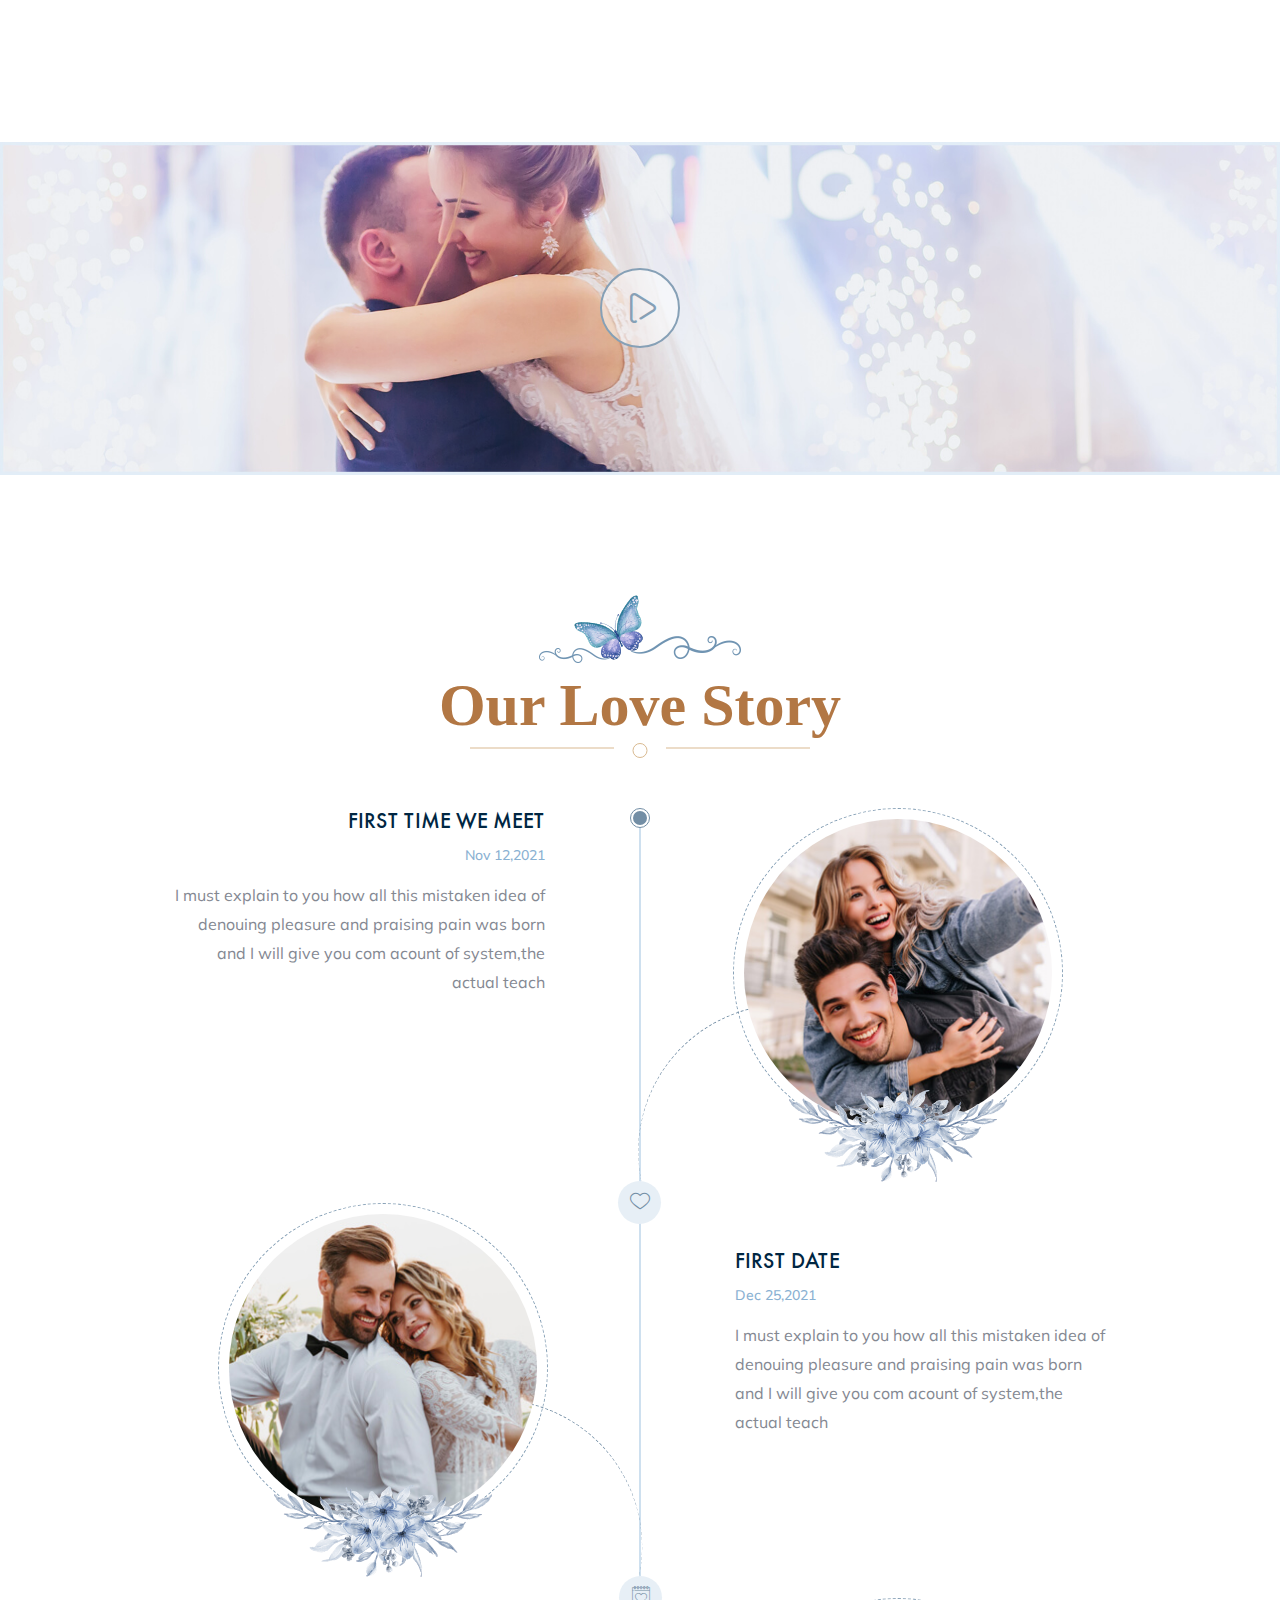
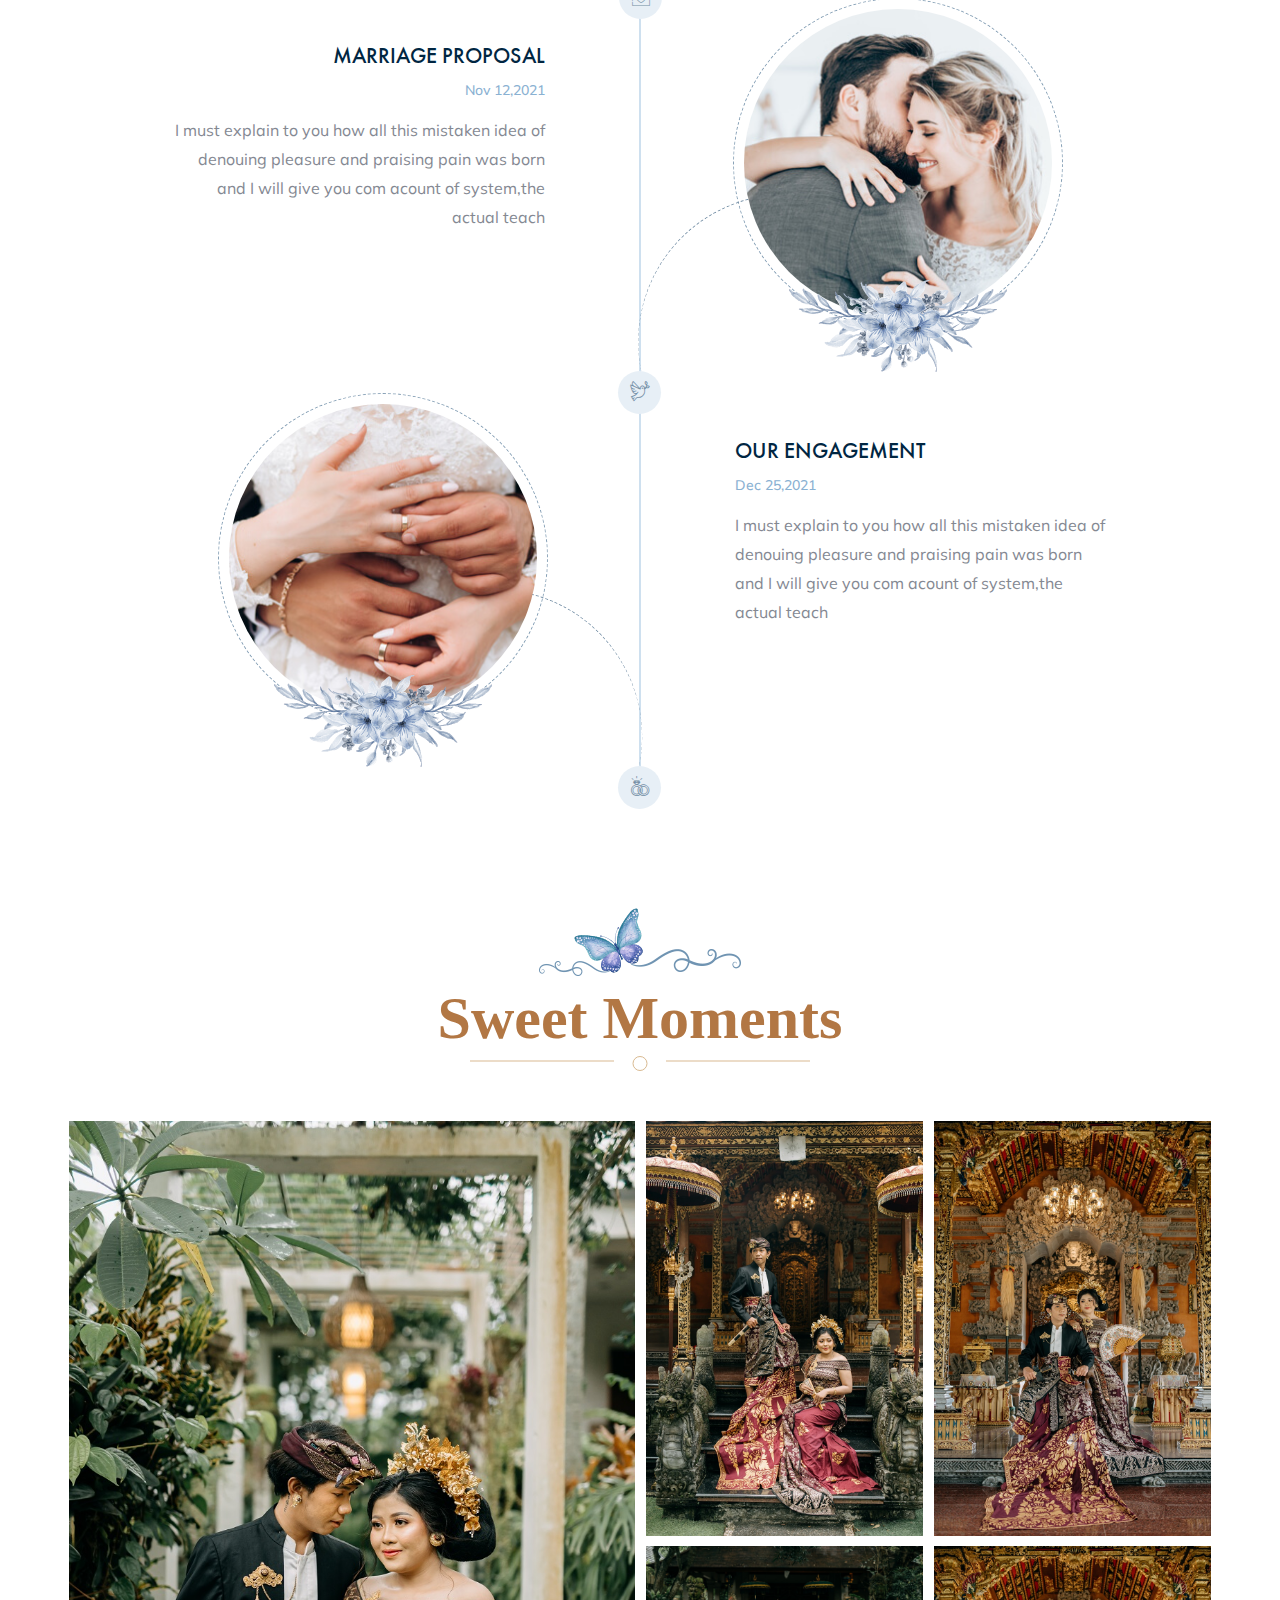
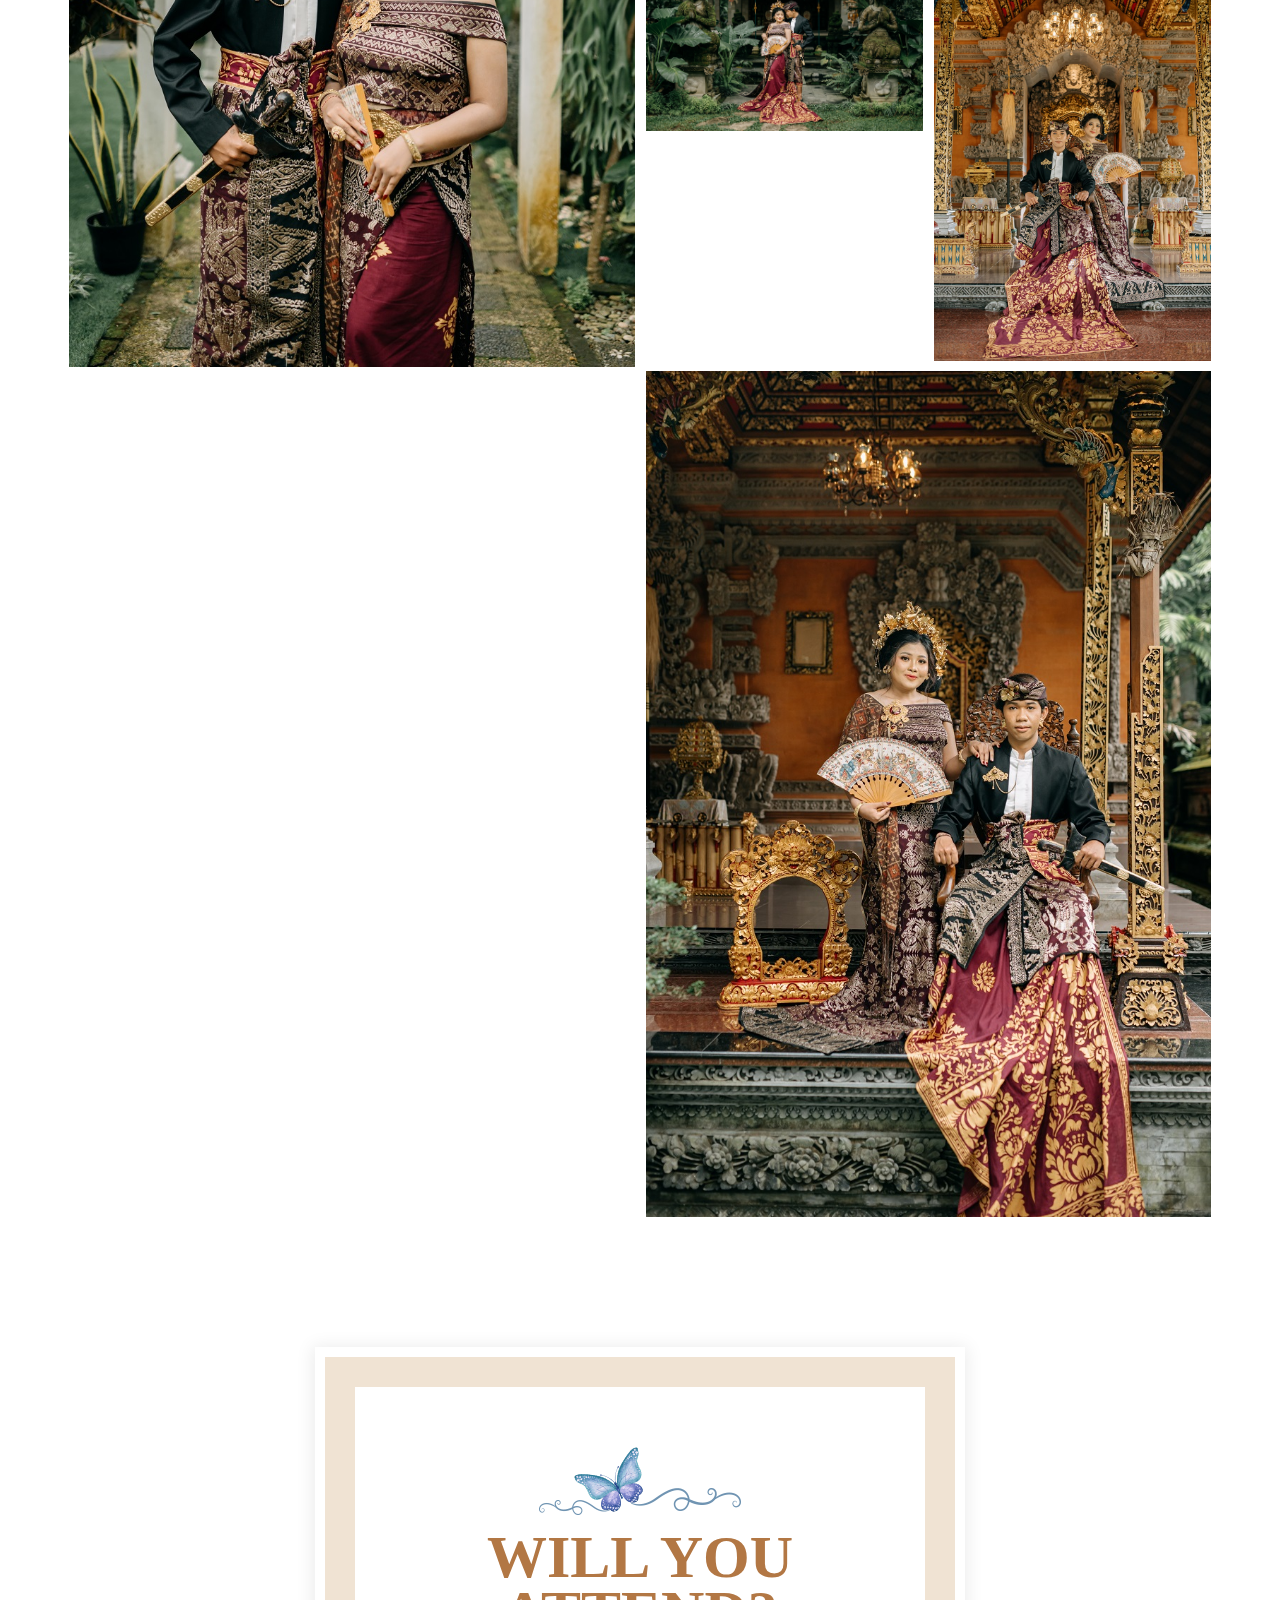
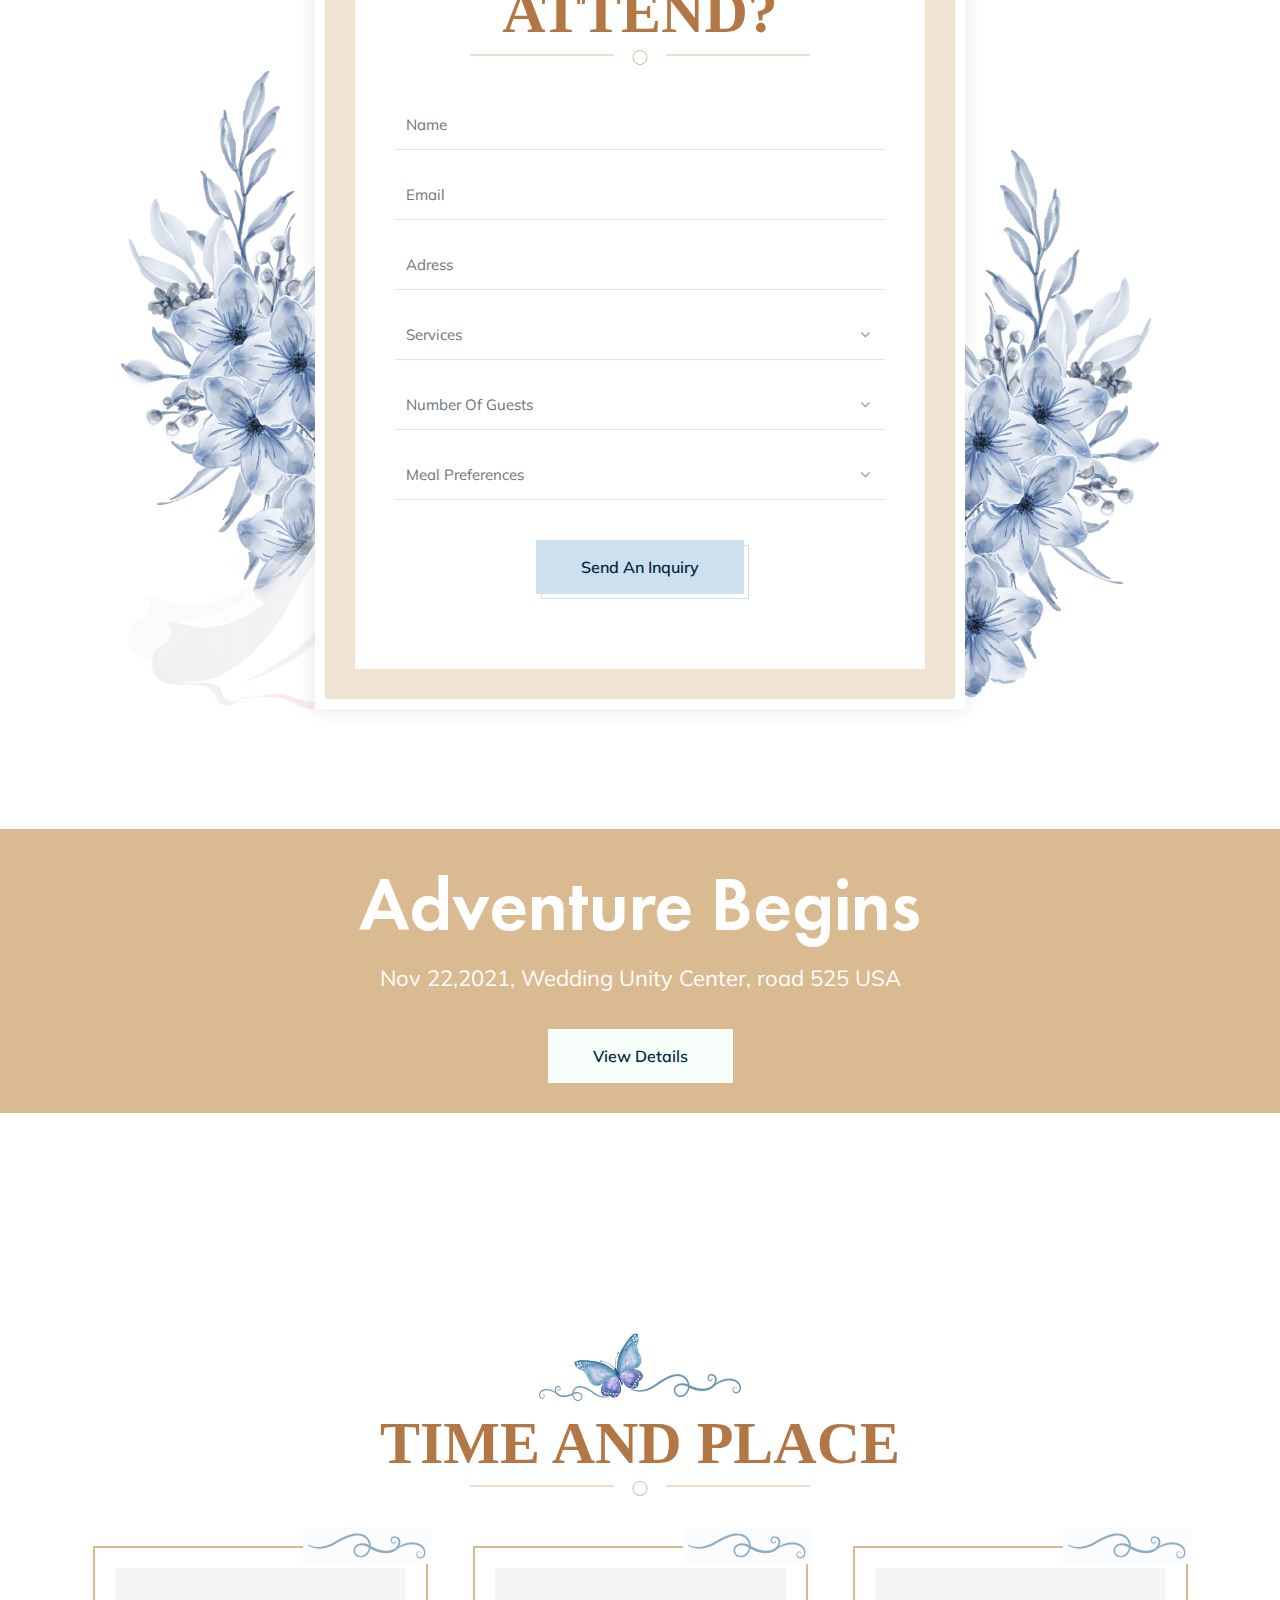
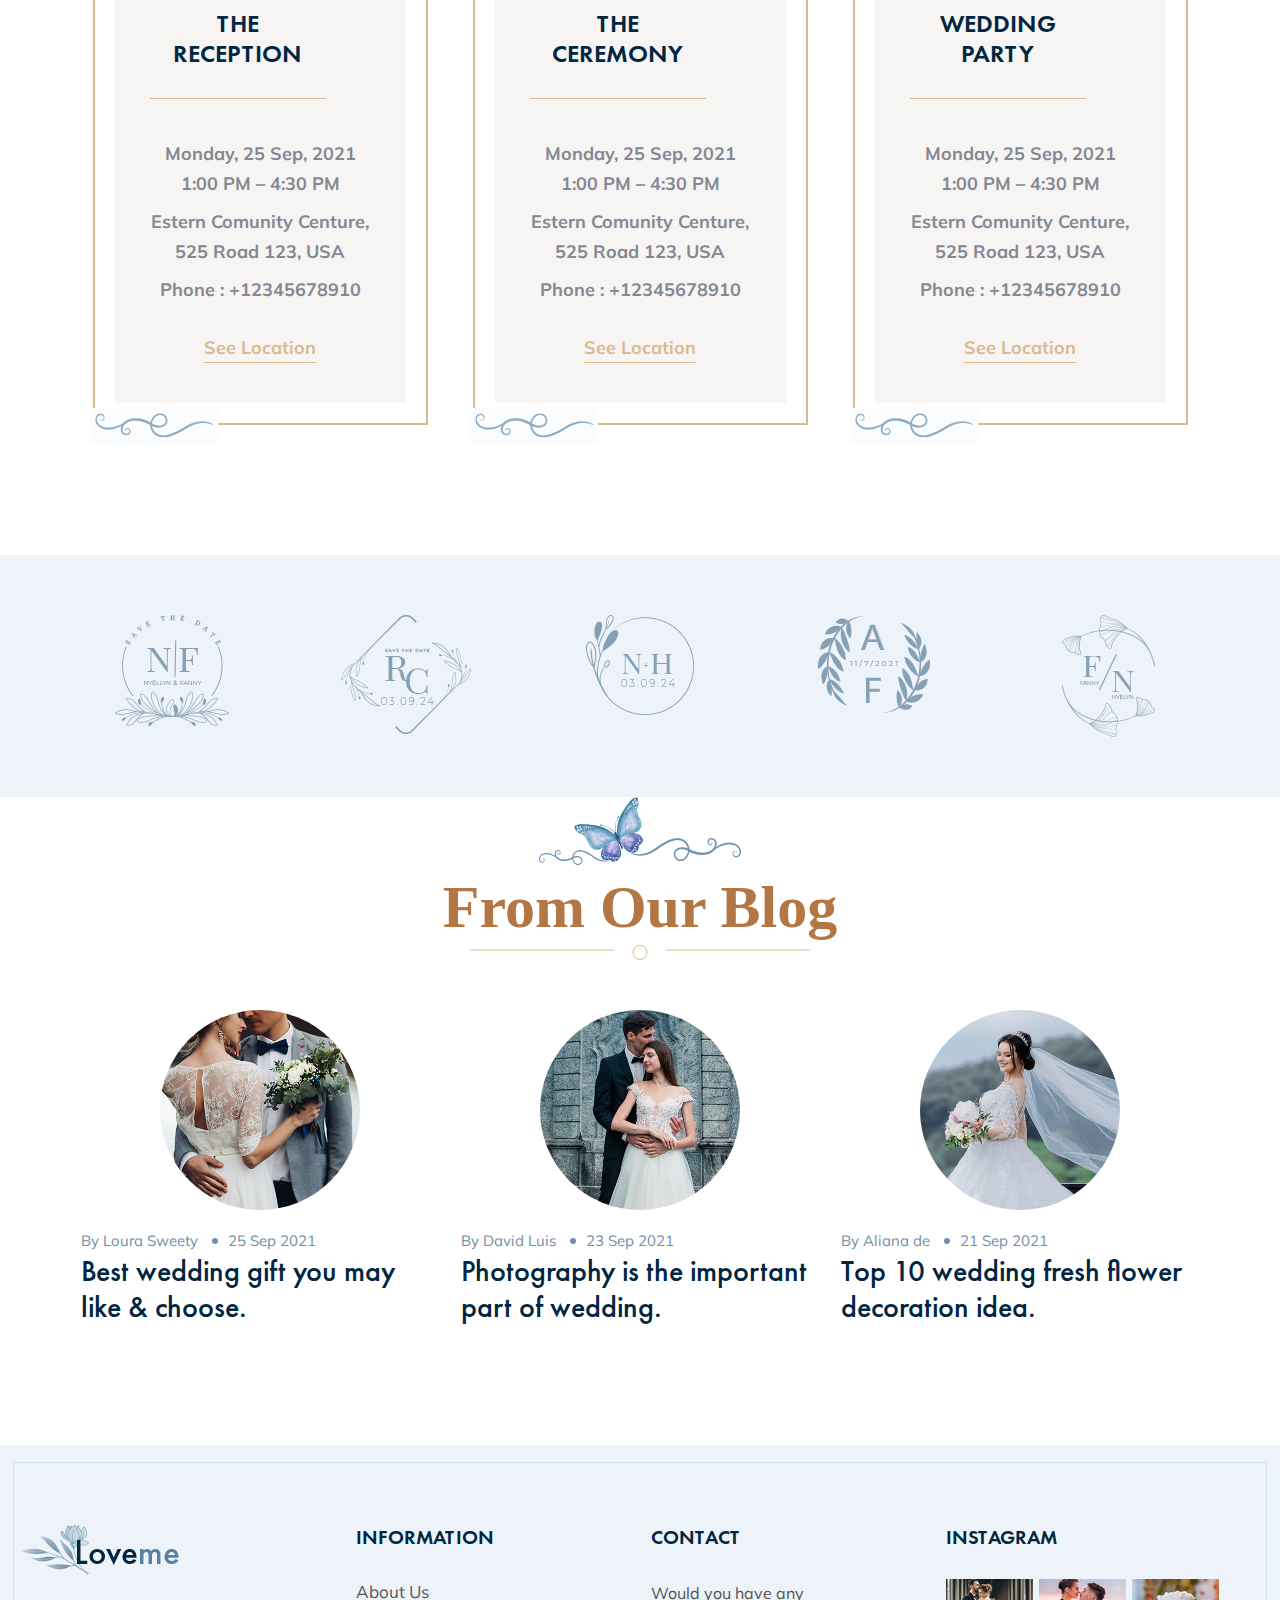
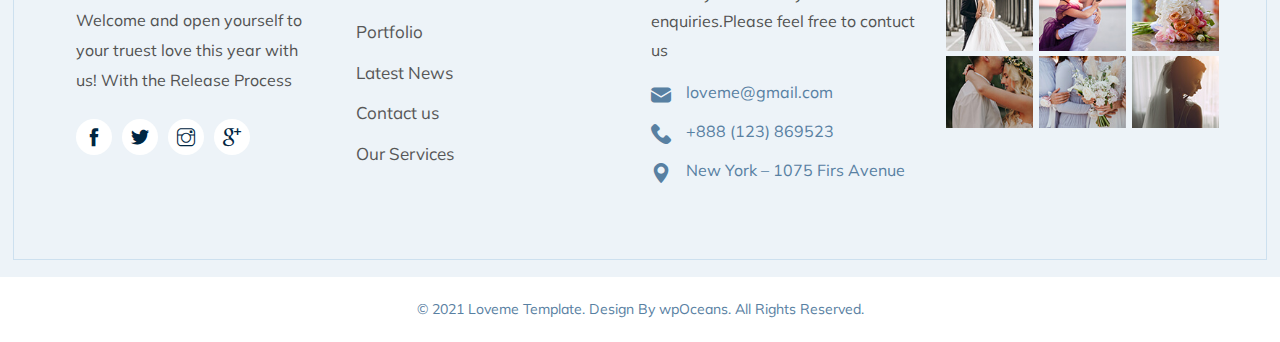
<file: test.html>
<!DOCTYPE html>
<html lang="en">
  <head>
    <meta charset="utf-8" />
    <meta http-equiv="X-UA-Compatible" content="IE=edge" />
    <meta name="viewport" content="width=device-width, initial-scale=1" />
    <meta name="author" content="wpOceans" />
    <link
      rel="shortcut icon"
      type="image/png"
      href="assets/images/favicon.png"
    />
    <title>Loveme - Wedding & Wedding Planner HTML5 Template</title>
    <link href="assets/css/themify-icons.css" rel="stylesheet" />
    <link href="assets/css/font-awesome.min.css" rel="stylesheet" />
    <link href="assets/css/flaticon.css" rel="stylesheet" />
    <link href="assets/css/bootstrap.min.css" rel="stylesheet" />
    <link href="assets/css/magnific-popup.css" rel="stylesheet" />
    <link href="assets/css/animate.css" rel="stylesheet" />
    <link href="assets/css/owl.carousel.css" rel="stylesheet" />
    <link href="assets/css/owl.theme.css" rel="stylesheet" />
    <link href="assets/css/slick.css" rel="stylesheet" />
    <link href="assets/css/slick-theme.css" rel="stylesheet" />
    <link href="assets/css/swiper.min.css" rel="stylesheet" />
    <link href="assets/css/nice-select.css" rel="stylesheet" />
    <link href="assets/css/owl.transitions.css" rel="stylesheet" />
    <link href="assets/css/jquery.fancybox.css" rel="stylesheet" />
    <link href="assets/css/odometer-theme-default.css" rel="stylesheet" />
    <link href="assets/css/style.css" rel="stylesheet" />
  </head>

  <body>
    <!-- start page-wrapper -->
    <div class="page-wrapper">
      <!-- start preloader -->
      <div class="preloader">
        <div class="vertical-centered-box">
          <div class="content">
            <div class="loader-circle"></div>
            <div class="loader-line-mask">
              <div class="loader-line"></div>
            </div>
            <img src="assets/images/favicon.png" alt="" />
          </div>
        </div>
      </div>
      <!-- end preloader -->
      <!-- Start header -->
      <!-- <header id="header">
            <div class="wpo-site-header wpo-header-style-3">
                <nav class="navigation navbar navbar-expand-lg navbar-light">
                    <div class="container-fluid">
                        <div class="row align-items-center">
                            <div class="col-lg-3 col-md-3 col-3 d-lg-none dl-block">
                                <div class="mobail-menu">
                                    <button type="button" class="navbar-toggler open-btn">
                                        <span class="sr-only">Toggle navigation</span>
                                        <span class="icon-bar first-angle"></span>
                                        <span class="icon-bar middle-angle"></span>
                                        <span class="icon-bar last-angle"></span>
                                    </button>
                                </div>
                            </div>
                            <div class="col-lg-2 col-md-6 col-6">
                                <div class="navbar-header">
                                    <a class="navbar-brand" href="index.html"><img src="assets/images/logo-2.png"
                                            alt=""></a>
                                </div>
                            </div>
                            <div class="col-lg-8 col-md-1 col-1">
                                <div id="navbar" class="collapse navbar-collapse navigation-holder">
                                    <button class="menu-close"><i class="ti-close"></i></button>
                                    <ul class="nav navbar-nav mb-2 mb-lg-0">
                                        <li class="menu-item-has-children">
                                            <a href="#">Home</a>
                                            <ul class="sub-menu">
                                                <li><a href="index.html">Main Home</a></li>
                                                <li><a href="index-2.html">Wedding Planner</a></li>
                                                <li><a href="index-3.html">Announcement S1</a></li>
                                                <li><a href="index-4.html">Announcement S2</a></li>
                                                <li><a class="active" href="index-5.html">Wedding Home</a></li>
                                                <li><a href="index-7.html">Shop Home</a></li>
                                                <li><a href="index-6.html">Invitation</a></li>
                                            </ul>
                                        </li>
                                        <li>
                                            <a href="#couple">Couple</a>
                                        </li>
                                        <li>
                                            <a href="#story">Story</a>
                                        </li>
                                        <li>
                                            <a href="#gallery">Gallery</a>
                                        </li>
                                        <li>
                                            <a href="#RSVP">RSVP</a>
                                        </li>
                                        <li>
                                            <a href="#event">Events</a>
                                        </li>
                                        <li class="menu-item-has-children">
                                            <a href="#">Blog</a>
                                            <ul class="sub-menu">
                                                <li><a href="blog.html">Blog right sidebar</a></li>
                                                <li><a href="blog-left-sidebar.html">Blog left sidebar</a></li>
                                                <li><a href="blog-fullwidth.html">Blog fullwidth</a></li>
                                                <li class="menu-item-has-children">
                                                    <a href="#">Blog details</a>
                                                    <ul class="sub-menu">
                                                        <li><a href="blog-single.html">Blog details right
                                                                sidebar</a>
                                                        </li>
                                                        <li><a href="blog-single-left-sidebar.html">Blog details
                                                                left
                                                                sidebar</a></li>
                                                        <li><a href="blog-single-fullwidth.html">Blog details
                                                                fullwidth</a></li>
                                                    </ul>
                                                </li>
                                            </ul>
                                        </li>
                                    </ul>

                                </div>
                                <!-- end of nav-collapse -->
      <!-- </div>
                            <div class="col-lg-2 col-md-2 col-2">
                                <div class="header-right">
                                    <div class="header-search-form-wrapper">
                                        <div class="cart-search-contact">
                                            <button class="search-toggle-btn"><i
                                                    class="fi flaticon-search"></i></button>
                                            <div class="header-search-form">
                                                <form>
                                                    <div>
                                                        <input type="text" class="form-control" placeholder="Search here...">
                                                        <button type="submit"><i
                                                                class="fi flaticon-search"></i></button>
                                                    </div>
                                                </form>
                                            </div>
                                        </div>
                                    </div>
                                    <div class="mini-cart">
                                        <button class="cart-toggle-btn"> <i class="fi flaticon-shopping-cart"></i>
                                            <span class="cart-count">2</span></button>
                                        <div class="mini-cart-content">
                                            <button class="mini-cart-close"><i class="ti-close"></i></button>
                                            <div class="mini-cart-items">
                                                <div class="mini-cart-item clearfix">
                                                    <div class="mini-cart-item-image">
                                                        <a href="shop.html"><img
                                                                src="assets/images/shop/mini-cart/img-1.jpg"
                                                                alt></a>
                                                    </div>
                                                    <div class="mini-cart-item-des">
                                                        <a href="shop.html">Wedding Gown</a>
                                                        <span class="mini-cart-item-price">$20.15 x 1</span>
                                                        <span class="mini-cart-item-quantity"><a href="#"><i
                                                                    class="ti-close"></i></a></span>
                                                    </div>
                                                </div>
                                                <div class="mini-cart-item clearfix">
                                                    <div class="mini-cart-item-image">
                                                        <a href="shop.html"><img
                                                                src="assets/images/shop/mini-cart/img-2.jpg"
                                                                alt></a>
                                                    </div>
                                                    <div class="mini-cart-item-des">
                                                        <a href="shop.html">Bridal Flower</a>
                                                        <span class="mini-cart-item-price">$13.25 x 2</span>
                                                        <span class="mini-cart-item-quantity"><a href="#"><i
                                                                    class="ti-close"></i></a></span>
                                                    </div>
                                                </div>
                                            </div>
                                            <div class="mini-cart-action clearfix">
                                                <span class="mini-checkout-price">Subtotal:
                                                    <span>$215.14</span></span>
                                                <div class="mini-btn">
                                                    <a href="checkout.html" class="view-cart-btn s1">Checkout</a>
                                                    <a href="cart.html" class="view-cart-btn">View Cart</a>
                                                </div>
                                            </div>
                                        </div>
                                    </div>
                                </div>
                            </div>
                        </div>
                    </div> -->
      <!-- end of container -->
      <!-- </nav> -->
      <!-- </div> -->
      <!-- </header> -->
      <!-- end of header -->
      <!-- start of hero -->
      <section class="wpo-hero-slider wpo-hero-style-3">
        <div class="wedding-announcement">
          <div class="couple-text">
            <h2 class="wow slideInUp" data-wow-duration="1s">Save The Date</h2>
            <p class="wow slideInUp" data-wow-duration="1.8s">
              We Are Getting Married Nov 22,2021
            </p>
            <!-- start wpo-wedding-date -->
            <div
              class="wpo-wedding-date wow slideInUp"
              data-wow-duration="2.1s"
            >
              <div class="clock-grids">
                <div id="clock"></div>
              </div>
            </div>
            <!-- end wpo-wedding-date -->
          </div>
        </div>

        <div class="swiper-container">
          <div class="swiper-wrapper">
            <div class="swiper-slide">
              <div
                class="slide-inner slide-bg-image"
                data-background="assets/images/slider/slide-7.jpg"
              ></div>
              <!-- end slide-inner -->
            </div>
            <!-- end swiper-slide -->

            <div class="swiper-slide">
              <div
                class="slide-inner slide-bg-image"
                data-background="assets/images/slider/slide-8.jpg"
              ></div>
              <!-- end slide-inner -->
            </div>
            <!-- end swiper-slide -->

            <div class="swiper-slide">
              <div
                class="slide-inner slide-bg-image"
                data-background="assets/images/slider/slide-9.jpg"
              ></div>
              <!-- end slide-inner -->
            </div>
            <!-- end swiper-slide -->
          </div>
          <!-- end swiper-wrapper -->

          <!-- swipper controls -->
          <div class="swiper-pagination"></div>
          <div class="next-prev-btn">
            <div class="swiper-button-next"></div>
            <div class="swiper-button-prev"></div>
          </div>
        </div>
      </section>
      <!-- end of hero slider -->
      <!-- start couple-section -->
      <section class="couple-section pt-160 section-padding" id="couple">
        <div class="container">
          <div class="row align-items-center">
            <div class="col col-xs-12">
              <div class="couple-area clearfix">
                <div class="text-grid bride">
                  <div class="couple-img">
                    <img src="assets/images/couple/2.jpg" alt="" />
                  </div>
                  <h3>Daniel Oliver</h3>
                  <p>
                    Quis ipsum suspendisse ultrices gravida. Risus commodo
                    viverra maecenas accumsan lacus vel facilisis give you com
                    of system.
                  </p>
                  <div class="social">
                    <ul>
                      <li>
                        <a href="#"><i class="ti-facebook"></i></a>
                      </li>
                      <li>
                        <a href="#"><i class="ti-twitter-alt"></i></a>
                      </li>
                      <li>
                        <a href="#"><i class="ti-instagram"></i></a>
                      </li>
                    </ul>
                  </div>
                </div>
                <div class="middle-couple-pic">
                  <img src="assets/images/couple/1.jpg" alt="" />
                  <div class="frame-img">
                    <img src="assets/images/couple/shape.png" alt="" />
                  </div>
                </div>
                <div class="text-grid groom">
                  <div class="couple-img">
                    <img src="assets/images/couple/3.jpg" alt="" />
                  </div>
                  <h3>Sarah Margrate</h3>
                  <p>
                    Quis ipsum suspendisse ultrices gravida. Risus commodo
                    viverra maecenas accumsan lacus vel facilisis give you com
                    of system.
                  </p>
                  <div class="social">
                    <ul>
                      <li>
                        <a href="#"><i class="ti-facebook"></i></a>
                      </li>
                      <li>
                        <a href="#"><i class="ti-twitter-alt"></i></a>
                      </li>
                      <li>
                        <a href="#"><i class="ti-instagram"></i></a>
                      </li>
                    </ul>
                  </div>
                </div>
              </div>
            </div>
          </div>
        </div>
        <!-- end container -->
      </section>
      <!-- end couple-section -->
      <!-- start wpo-video-section -->
      <section class="wpo-video-section-s2" id="video">
        <h2 class="hidden">some</h2>
        <div class="wpo-video-item">
          <div class="wpo-video-img">
            <img src="assets/images/cta2.jpg" alt="" />
            <a
              href="https://www.youtube.com/embed/teLhLLlhfzc"
              class="video-btn"
              data-type="iframe"
              ><i class="fi flaticon-play"></i
            ></a>
          </div>
        </div>
      </section>
      <!-- end wpo-video-section-->

      <!-- start story-section -->
      <section class="story-section section-padding" id="date">
        <div class="container">
          <div class="row">
            <div class="wpo-section-title-s2">
              <div class="section-title-simg">
                <img src="assets/images/section-title2.png" alt="" />
              </div>
              <h2>Our Love Story</h2>
              <div class="section-title-img">
                <div class="round-ball"></div>
              </div>
            </div>
          </div>

          <div class="row">
            <div class="col col-xs-12">
              <div class="story-timeline">
                <div class="round-shape"></div>
                <div class="row">
                  <div class="col col-lg-6 col-12">
                    <div class="story-text right-align-text">
                      <h3>First time we meet</h3>
                      <span class="date">Nov 12,2021</span>
                      <p>
                        I must explain to you how all this mistaken idea of
                        denouing pleasure and praising pain was born and I will
                        give you com acount of system,the actual teach
                      </p>
                    </div>
                  </div>
                  <div class="col col-lg-6 col-12">
                    <div class="img-holder">
                      <img
                        src="assets/images/story/1.jpg"
                        alt
                        class="img img-responsive"
                      />
                      <div class="story-shape-img">
                        <img src="assets/images/story/shape.png" alt="" />
                      </div>
                    </div>
                  </div>
                </div>
                <div class="row">
                  <div class="col col-lg-6 col-12">
                    <div class="img-holder right-align-text left-site">
                      <img
                        src="assets/images/story/2.jpg"
                        alt
                        class="img img-responsive"
                      />
                      <div class="story-shape-img">
                        <img src="assets/images/story/shape.png" alt="" />
                      </div>
                    </div>
                  </div>
                  <div class="col col-lg-6 col-12 text-holder">
                    <span class="heart">
                      <i class="fi flaticon-heart"></i>
                    </span>
                    <div class="story-text">
                      <h3>First Date</h3>
                      <span class="date">Dec 25,2021</span>
                      <p>
                        I must explain to you how all this mistaken idea of
                        denouing pleasure and praising pain was born and I will
                        give you com acount of system,the actual teach
                      </p>
                    </div>
                  </div>
                </div>
                <div class="row">
                  <div class="col col-lg-6 col-12 text-holder right-heart">
                    <span class="heart">
                      <i class="fi flaticon-calendar"></i>
                    </span>
                    <div class="story-text right-align-text">
                      <h3>Marriage Proposal</h3>
                      <span class="date">Nov 12,2021</span>
                      <p>
                        I must explain to you how all this mistaken idea of
                        denouing pleasure and praising pain was born and I will
                        give you com acount of system,the actual teach
                      </p>
                    </div>
                  </div>
                  <div class="col col-lg-6 col-12">
                    <div class="img-holder right-align-text">
                      <img
                        src="assets/images/story/3.jpg"
                        alt
                        class="img img-responsive"
                      />
                      <div class="story-shape-img">
                        <img src="assets/images/story/shape.png" alt="" />
                      </div>
                    </div>
                  </div>
                </div>
                <div class="row">
                  <div class="col col-lg-6 col-12">
                    <div class="img-holder video-holder left-site">
                      <img
                        src="assets/images/story/4.jpg"
                        alt
                        class="img img-responsive"
                      />
                      <div class="story-shape-img">
                        <img src="assets/images/story/shape.png" alt="" />
                      </div>
                    </div>
                  </div>
                  <div class="col col-lg-6 col-12 text-holder">
                    <span class="heart">
                      <i class="fi flaticon-dove"></i>
                    </span>
                    <div class="story-text">
                      <h3>Our Engagement</h3>
                      <span class="date">Dec 25,2021</span>
                      <p>
                        I must explain to you how all this mistaken idea of
                        denouing pleasure and praising pain was born and I will
                        give you com acount of system,the actual teach
                      </p>
                    </div>
                  </div>
                </div>
                <div class="row">
                  <div class="col offset-lg-6 col-lg-6 col-12 text-holder">
                    <span class="heart">
                      <i class="fi flaticon-wedding-rings"></i>
                    </span>
                  </div>
                </div>
              </div>
            </div>
          </div>
          <!-- end row -->
        </div>
        <!-- end container -->
      </section>
      <!-- end story-section -->

      <!-- start wpo-portfolio-section -->
      <section class="wpo-portfolio-section-s2 section-padding" id="gallery">
        <div class="container-fluid">
          <div class="row">
            <div class="wpo-section-title-s2">
              <div class="section-title-simg">
                <img src="assets/images/section-title2.png" alt="" />
              </div>
              <h2>Sweet Moments</h2>
              <div class="section-title-img">
                <div class="round-ball"></div>
              </div>
            </div>
          </div>
          <div class="sortable-gallery">
            <div class="row">
              <div class="col-lg-12">
                <div class="portfolio-grids gallery-container clearfix">
                  <div class="grid">
                    <div class="img-holder">
                      <a
                        href="assets/images/portfolio/7.jpg"
                        class="fancybox"
                        data-fancybox-group="gall-1"
                      >
                        <img
                          src="assets/images/portfolio/7.jpg"
                          alt
                          class="img img-responsive"
                        />
                        <div class="hover-content">
                          <i class="ti-plus"></i>
                        </div>
                      </a>
                    </div>
                  </div>
                  <div class="grid">
                    <div class="img-holder">
                      <a
                        href="assets/images/portfolio/8.jpg"
                        class="fancybox"
                        data-fancybox-group="gall-1"
                      >
                        <img
                          src="assets/images/portfolio/8.jpg"
                          alt
                          class="img img-responsive"
                        />
                        <div class="hover-content">
                          <i class="ti-plus"></i>
                        </div>
                      </a>
                    </div>
                  </div>
                  <div class="grid">
                    <div class="img-holder">
                      <a
                        href="assets/images/portfolio/9.jpg"
                        class="fancybox"
                        data-fancybox-group="gall-1"
                      >
                        <img
                          src="assets/images/portfolio/9.jpg"
                          alt
                          class="img img-responsive"
                        />
                        <div class="hover-content">
                          <i class="ti-plus"></i>
                        </div>
                      </a>
                    </div>
                  </div>
                  <div class="grid">
                    <div class="img-holder">
                      <a
                        href="assets/images/portfolio/10.jpg"
                        class="fancybox"
                        data-fancybox-group="gall-1"
                      >
                        <img
                          src="assets/images/portfolio/10.jpg"
                          alt
                          class="img img-responsive"
                        />
                        <div class="hover-content">
                          <i class="ti-plus"></i>
                        </div>
                      </a>
                    </div>
                  </div>
                  <div class="grid">
                    <div class="img-holder">
                      <a
                        href="assets/images/portfolio/11.jpg"
                        class="fancybox"
                        data-fancybox-group="gall-1"
                      >
                        <img
                          src="assets/images/portfolio/11.jpg"
                          alt
                          class="img img-responsive"
                        />
                        <div class="hover-content">
                          <i class="ti-plus"></i>
                        </div>
                      </a>
                    </div>
                  </div>
                  <div class="grid">
                    <div class="img-holder">
                      <a
                        href="assets/images/portfolio/12.jpg"
                        class="fancybox"
                        data-fancybox-group="gall-1"
                      >
                        <img
                          src="assets/images/portfolio/12.jpg"
                          alt
                          class="img img-responsive"
                        />
                        <div class="hover-content">
                          <i class="ti-plus"></i>
                        </div>
                      </a>
                    </div>
                  </div>
                </div>
              </div>
            </div>
          </div>
        </div>
        <!-- end container -->
      </section>
      <!-- end wpo-portfolio-section -->

      <!-- start of wpo-contact-section -->
      <section class="wpo-contact-section section-padding" id="RSVP">
        <div class="container">
          <div class="wpo-contact-section-wrapper">
            <div class="wpo-contact-form-area">
              <div class="wpo-section-title-s2">
                <div class="section-title-simg">
                  <img src="assets/images/section-title2.png" alt="" />
                </div>
                <h2>WILL YOU ATTEND?</h2>
                <div class="section-title-img">
                  <div class="round-ball"></div>
                </div>
              </div>
              <form
                method="post"
                class="contact-validation-active"
                id="contact-form-main"
              >
                <div>
                  <input
                    type="text"
                    class="form-control"
                    name="name"
                    id="name"
                    placeholder="Name"
                  />
                </div>
                <div>
                  <input
                    type="email"
                    class="form-control"
                    name="email"
                    id="email"
                    placeholder="Email"
                  />
                </div>
                <div>
                  <input
                    type="text"
                    class="form-control"
                    name="adress"
                    id="adress"
                    placeholder="Adress"
                  />
                </div>
                <div>
                  <select name="service" class="form-control">
                    <option disabled="disabled" selected>Services</option>
                    <option>Photography</option>
                    <option>The Rehearsal Dinner</option>
                    <option>The Afterparty</option>
                    <option>Videographers</option>
                    <option>Perfect Cake</option>
                    <option>All Of The Above</option>
                  </select>
                </div>
                <div>
                  <select name="guest" class="form-control">
                    <option disabled="disabled" selected>
                      Number Of Guests
                    </option>
                    <option>01</option>
                    <option>02</option>
                    <option>03</option>
                    <option>04</option>
                    <option>05</option>
                  </select>
                </div>
                <div>
                  <select name="meal" class="form-control last">
                    <option disabled="disabled" selected>
                      Meal Preferences
                    </option>
                    <option>Chicken Soup</option>
                    <option>Motton Kabab</option>
                    <option>Chicken BBQ</option>
                    <option>Mix Salad</option>
                    <option>Beef Ribs</option>
                  </select>
                </div>
                <div class="submit-area">
                  <button type="submit" class="theme-btn-s3">
                    Send An Inquiry
                  </button>
                  <div id="c-loader">
                    <i class="ti-reload"></i>
                  </div>
                </div>
                <div class="clearfix error-handling-messages">
                  <div id="success">Thank you</div>
                  <div id="error">
                    Error occurred while sending email. Please try again later.
                  </div>
                </div>
              </form>
              <div class="border-style"></div>
            </div>
            <div class="vector-1">
              <img src="assets/images/contact/1.png" alt="" />
            </div>
            <div class="vector-2">
              <img src="assets/images/contact/2.png" alt="" />
            </div>
          </div>
        </div>
      </section>
      <!-- end of wpo-contact-section -->

      <!-- start wpo-cta-section -->

      <div class="wpo-cta-section-s3">
        <div class="conatiner-fluid">
          <div class="wpo-cta-item">
            <h2>Adventure Begins</h2>
            <p>Nov 22,2021, Wedding Unity Center, road 525 USA</p>
            <a class="theme-btn-s2" href="contact.html">View Details</a>
          </div>
        </div>
      </div>

      <!-- end wpo-cta-section -->

      <!-- start wpo-event-section -->
      <section class="wpo-event-section section-padding" id="event">
        <div class="container">
          <div class="row">
            <div class="wpo-section-title-s2">
              <div class="section-title-simg">
                <img src="assets/images/section-title2.png" alt="" />
              </div>
              <h2>TIME AND PLACE</h2>
              <div class="section-title-img">
                <div class="round-ball"></div>
              </div>
            </div>
          </div>
          <div class="wpo-event-wrap">
            <div class="row">
              <div class="col col-lg-4 col-md-6 col-12">
                <div class="wpo-event-item">
                  <div class="wpo-event-text">
                    <h2>The Reception</h2>
                    <ul>
                      <li>Monday, 25 Sep, 2021 1:00 PM – 4:30 PM</li>
                      <li>Estern Comunity Centure, 525 Road 123, USA</li>
                      <li>Phone : +12345678910</li>

                      <li>
                        <a
                          class="popup-gmaps"
                          href="https://www.google.com/maps/embed?pb=!1m18!1m12!1m3!1d25211.21212385712!2d144.95275648773628!3d-37.82748510398018!2m3!1f0!2f0!3f0!3m2!1i1024!2i768!4f13.1!3m3!1m2!1s0x6ad642af0f11fd81%3A0x5045675218ce7e0!2zTWVsYm91cm5lIFZJQyAzMDA0LCDgpoXgprjgp43gpp_gp43gprDgp4fgprLgpr_gpq_gprzgpr4!5e0!3m2!1sbn!2sbd!4v1503742051881"
                          >See Location</a
                        >
                      </li>
                    </ul>
                  </div>
                  <div class="event-shape-1">
                    <img src="assets/images/event-shape-1.png" alt="" />
                  </div>
                  <div class="event-shape-2">
                    <img src="assets/images/event-shape-2.png" alt="" />
                  </div>
                </div>
              </div>
              <div class="col col-lg-4 col-md-6 col-12">
                <div class="wpo-event-item">
                  <div class="wpo-event-text">
                    <h2>THE CEREMONY</h2>
                    <ul>
                      <li>Monday, 25 Sep, 2021 1:00 PM – 4:30 PM</li>
                      <li>Estern Comunity Centure, 525 Road 123, USA</li>
                      <li>Phone : +12345678910</li>

                      <li>
                        <a
                          class="popup-gmaps"
                          href="https://www.google.com/maps/embed?pb=!1m18!1m12!1m3!1d25211.21212385712!2d144.95275648773628!3d-37.82748510398018!2m3!1f0!2f0!3f0!3m2!1i1024!2i768!4f13.1!3m3!1m2!1s0x6ad642af0f11fd81%3A0x5045675218ce7e0!2zTWVsYm91cm5lIFZJQyAzMDA0LCDgpoXgprjgp43gpp_gp43gprDgp4fgprLgpr_gpq_gprzgpr4!5e0!3m2!1sbn!2sbd!4v1503742051881"
                          >See Location</a
                        >
                      </li>
                    </ul>
                  </div>
                  <div class="event-shape-1">
                    <img src="assets/images/event-shape-1.png" alt="" />
                  </div>
                  <div class="event-shape-2">
                    <img src="assets/images/event-shape-2.png" alt="" />
                  </div>
                </div>
              </div>
              <div class="col col-lg-4 col-md-6 col-12">
                <div class="wpo-event-item">
                  <div class="wpo-event-text">
                    <h2>Wedding Party</h2>
                    <ul>
                      <li>Monday, 25 Sep, 2021 1:00 PM – 4:30 PM</li>
                      <li>Estern Comunity Centure, 525 Road 123, USA</li>
                      <li>Phone : +12345678910</li>

                      <li>
                        <a
                          class="popup-gmaps"
                          href="https://www.google.com/maps/embed?pb=!1m18!1m12!1m3!1d25211.21212385712!2d144.95275648773628!3d-37.82748510398018!2m3!1f0!2f0!3f0!3m2!1i1024!2i768!4f13.1!3m3!1m2!1s0x6ad642af0f11fd81%3A0x5045675218ce7e0!2zTWVsYm91cm5lIFZJQyAzMDA0LCDgpoXgprjgp43gpp_gp43gprDgp4fgprLgpr_gpq_gprzgpr4!5e0!3m2!1sbn!2sbd!4v1503742051881"
                          >See Location</a
                        >
                      </li>
                    </ul>
                  </div>
                  <div class="event-shape-1">
                    <img src="assets/images/event-shape-1.png" alt="" />
                  </div>
                  <div class="event-shape-2">
                    <img src="assets/images/event-shape-2.png" alt="" />
                  </div>
                </div>
              </div>
            </div>
          </div>
        </div>
        <!-- end container -->
      </section>
      <!-- end wpo-event-section -->
      <!-- start wpo-partners-section -->
      <section class="wpo-partners-section-s3">
        <h2 class="hidden">Partners</h2>
        <div class="container">
          <div class="row">
            <div class="col col-xs-12">
              <div class="partner-grids partners-slider owl-carousel">
                <div class="grid">
                  <img src="assets/images/partners/1.png" alt />
                </div>
                <div class="grid">
                  <img src="assets/images/partners/2.png" alt />
                </div>
                <div class="grid">
                  <img src="assets/images/partners/3.png" alt />
                </div>
                <div class="grid">
                  <img src="assets/images/partners/4.png" alt />
                </div>
                <div class="grid">
                  <img src="assets/images/partners/5.png" alt />
                </div>
              </div>
            </div>
          </div>
        </div>
        <!-- end container -->
      </section>
      <!-- end wpo-partners-section-->

      <!-- start wpo-blog-section -->
      <section class="wpo-blog-section-s3 section-padding" id="blog">
        <div class="container">
          <div class="row">
            <div class="wpo-section-title-s2">
              <div class="section-title-simg">
                <img src="assets/images/section-title2.png" alt="" />
              </div>
              <h2>From Our Blog</h2>
              <div class="section-title-img">
                <div class="round-ball"></div>
              </div>
            </div>
          </div>
          <div class="wpo-blog-items">
            <div class="row">
              <div class="col col-lg-4 col-md-6 col-12">
                <div class="wpo-blog-item">
                  <div class="wpo-blog-img">
                    <img src="assets/images/blog/img-1.jpg" alt="" />
                  </div>
                  <div class="wpo-blog-content">
                    <ul>
                      <li>By <a href="blog-single.html">Loura Sweety</a></li>
                      <li>25 Sep 2021</li>
                    </ul>
                    <h2>
                      <a href="blog.html"
                        >Best wedding gift you may like & choose.</a
                      >
                    </h2>
                  </div>
                </div>
              </div>
              <div class="col col-lg-4 col-md-6 col-12">
                <div class="wpo-blog-item">
                  <div class="wpo-blog-img">
                    <img src="assets/images/blog/img-2.jpg" alt="" />
                  </div>
                  <div class="wpo-blog-content">
                    <ul>
                      <li>By <a href="blog-single.html">David Luis</a></li>
                      <li>23 Sep 2021</li>
                    </ul>
                    <h2>
                      <a href="blog.html"
                        >Photography is the important part of wedding.</a
                      >
                    </h2>
                  </div>
                </div>
              </div>
              <div class="col col-lg-4 col-md-6 col-12">
                <div class="wpo-blog-item">
                  <div class="wpo-blog-img">
                    <img src="assets/images/blog/img-3.jpg" alt="" />
                  </div>
                  <div class="wpo-blog-content">
                    <ul>
                      <li>By <a href="blog-single.html">Aliana de</a></li>
                      <li>21 Sep 2021</li>
                    </ul>
                    <h2>
                      <a href="blog.html"
                        >Top 10 wedding fresh flower decoration idea.</a
                      >
                    </h2>
                  </div>
                </div>
              </div>
            </div>
          </div>
        </div>
        <!-- end container -->
      </section>
      <!-- end wpo-blog-section -->

      <!-- start of wpo-site-footer-section -->
      <footer class="wpo-site-footer">
        <div class="wpo-upper-footer">
          <div class="container-fluid">
            <div class="row">
              <div class="col col-xl-3 col-lg-4 col-md-6 col-sm-12 col-12">
                <div class="widget about-widget">
                  <div class="logo widget-title">
                    <img src="assets/images/logo.png" alt="blog" />
                  </div>
                  <p>
                    Welcome and open yourself to your truest love this year with
                    us! With the Release Process
                  </p>
                  <ul>
                    <li>
                      <a href="#">
                        <i class="ti-facebook"></i>
                      </a>
                    </li>
                    <li>
                      <a href="#">
                        <i class="ti-twitter-alt"></i>
                      </a>
                    </li>
                    <li>
                      <a href="#">
                        <i class="ti-instagram"></i>
                      </a>
                    </li>
                    <li>
                      <a href="#">
                        <i class="ti-google"></i>
                      </a>
                    </li>
                  </ul>
                </div>
              </div>
              <div class="col col-xl-3 col-lg-4 col-md-6 col-sm-12 col-12">
                <div class="widget link-widget">
                  <div class="widget-title">
                    <h3>Information</h3>
                  </div>
                  <ul>
                    <li><a href="about.html">About Us</a></li>
                    <li><a href="portfolio.html">Portfolio</a></li>
                    <li><a href="blog.html">Latest News</a></li>
                    <li><a href="contact.html">Contact us</a></li>
                    <li><a href="service.html">Our Services</a></li>
                  </ul>
                </div>
              </div>
              <div class="col col-xl-3 col-lg-4 col-md-6 col-sm-12 col-12">
                <div class="widget wpo-service-link-widget">
                  <div class="widget-title">
                    <h3>Contact</h3>
                  </div>
                  <div class="contact-ft">
                    <p>
                      Would you have any enquiries.Please feel free to contuct
                      us
                    </p>
                    <ul>
                      <li><i class="fi flaticon-email"></i>loveme@gmail.com</li>
                      <li>
                        <i class="fi flaticon-phone-call"></i>+888 (123) 869523
                      </li>
                      <li>
                        <i class="fi flaticon-maps-and-flags"></i>New York –
                        1075 Firs Avenue
                      </li>
                    </ul>
                  </div>
                </div>
              </div>

              <div class="col col-xl-3 col-lg-4 col-md-6 col-sm-12 col-12">
                <div class="widget instagram">
                  <div class="widget-title">
                    <h3>Instagram</h3>
                  </div>
                  <ul class="d-flex">
                    <li>
                      <a href="portfolio-single.html"
                        ><img src="assets/images/instragram/1.jpg" alt=""
                      /></a>
                    </li>
                    <li>
                      <a href="portfolio-single.html"
                        ><img src="assets/images/instragram/2.jpg" alt=""
                      /></a>
                    </li>
                    <li>
                      <a href="portfolio-single.html"
                        ><img src="assets/images/instragram/3.jpg" alt=""
                      /></a>
                    </li>
                    <li>
                      <a href="portfolio-single.html"
                        ><img src="assets/images/instragram/4.jpg" alt=""
                      /></a>
                    </li>
                    <li>
                      <a href="portfolio-single.html"
                        ><img src="assets/images/instragram/5.jpg" alt=""
                      /></a>
                    </li>
                    <li>
                      <a href="portfolio-single.html"
                        ><img src="assets/images/instragram/6.jpg" alt=""
                      /></a>
                    </li>
                  </ul>
                </div>
              </div>
            </div>
          </div>
          <!-- end container -->
        </div>
        <div class="wpo-lower-footer">
          <div class="container">
            <div class="row">
              <div class="col col-xs-12">
                <p class="copyright">
                  &copy; 2021 Loveme Template. Design By
                  <a href="index.html">wpOceans</a>. All Rights Reserved.
                </p>
              </div>
            </div>
          </div>
        </div>
      </footer>
      <!-- end of wpo-site-footer-section -->

      <!-- color-switcher -->
      <div class="color-switcher-wrap">
        <div class="color-switcher-item">
          <div class="color-toggle-btn">
            <i class="fa fa-cog"></i>
          </div>
          <ul id="switcher">
            <li class="btn btn1" id="Button1"></li>
            <li class="btn btn2" id="Button2"></li>
            <li class="btn btn3" id="Button3"></li>
            <li class="btn btn4" id="Button4"></li>
            <li class="btn btn5" id="Button5"></li>
            <li class="btn btn6" id="Button6"></li>
            <li class="btn btn7" id="Button7"></li>
            <li class="btn btn8" id="Button8"></li>
            <li class="btn btn9" id="Button9"></li>
            <li class="btn btn10" id="Button10"></li>
            <li class="btn btn11" id="Button11"></li>
            <li class="btn btn12" id="Button12"></li>
          </ul>
        </div>
      </div>
    </div>
    <!-- end of page-wrapper -->

    <!-- All JavaScript files
    ================================================== -->
    <script src="assets/js/jquery.min.js"></script>
    <script src="assets/js/bootstrap.bundle.min.js"></script>
    <!-- Plugins for this template -->
    <script src="assets/js/modernizr.custom.js"></script>
    <script src="assets/js/jquery.dlmenu.js"></script>
    <script src="assets/js/jquery-plugin-collection.js"></script>
    <!-- Custom script for this template -->
    <script src="assets/js/script.js"></script>
  </body>
</html>
</file>
<file: assets/css/themify-icons.css>
@font-face {
    font-family: 'themify';
    src: url('../fonts/themify.eot?-fvbane');
    src: url('../fonts/themify.eot?#iefix-fvbane') format('embedded-opentype'), url('../fonts/themify.woff?-fvbane') format('woff'), url('../fonts/themify.ttf?-fvbane') format('truetype'), url('../fonts/themify.svg?-fvbane#themify') format('svg');
    font-weight: normal;
    font-style: normal;
}

[class^="ti-"],
[class*=" ti-"] {
    font-family: 'themify';
    speak: none;
    font-style: normal;
    font-weight: normal;
    font-variant: normal;
    text-transform: none;
    line-height: 1;
    /* Better Font Rendering =========== */
    -webkit-font-smoothing: antialiased;
    -moz-osx-font-smoothing: grayscale;
}

.ti-wand:before {
    content: "\e600";
}

.ti-volume:before {
    content: "\e601";
}

.ti-user:before {
    content: "\e602";
}

.ti-unlock:before {
    content: "\e603";
}

.ti-unlink:before {
    content: "\e604";
}

.ti-trash:before {
    content: "\e605";
}

.ti-thought:before {
    content: "\e606";
}

.ti-target:before {
    content: "\e607";
}

.ti-tag:before {
    content: "\e608";
}

.ti-tablet:before {
    content: "\e609";
}

.ti-star:before {
    content: "\e60a";
}

.ti-spray:before {
    content: "\e60b";
}

.ti-signal:before {
    content: "\e60c";
}

.ti-shopping-cart:before {
    content: "\e60d";
}

.ti-shopping-cart-full:before {
    content: "\e60e";
}

.ti-settings:before {
    content: "\e60f";
}

.ti-search:before {
    content: "\e610";
}

.ti-zoom-in:before {
    content: "\e611";
}

.ti-zoom-out:before {
    content: "\e612";
}

.ti-cut:before {
    content: "\e613";
}

.ti-ruler:before {
    content: "\e614";
}

.ti-ruler-pencil:before {
    content: "\e615";
}

.ti-ruler-alt:before {
    content: "\e616";
}

.ti-bookmark:before {
    content: "\e617";
}

.ti-bookmark-alt:before {
    content: "\e618";
}

.ti-reload:before {
    content: "\e619";
}

.ti-plus:before {
    content: "\e61a";
}

.ti-pin:before {
    content: "\e61b";
}

.ti-pencil:before {
    content: "\e61c";
}

.ti-pencil-alt:before {
    content: "\e61d";
}

.ti-paint-roller:before {
    content: "\e61e";
}

.ti-paint-bucket:before {
    content: "\e61f";
}

.ti-na:before {
    content: "\e620";
}

.ti-mobile:before {
    content: "\e621";
}

.ti-minus:before {
    content: "\e622";
}

.ti-medall:before {
    content: "\e623";
}

.ti-medall-alt:before {
    content: "\e624";
}

.ti-marker:before {
    content: "\e625";
}

.ti-marker-alt:before {
    content: "\e626";
}

.ti-arrow-up:before {
    content: "\e627";
}

.ti-arrow-right:before {
    content: "\e628";
}

.ti-arrow-left:before {
    content: "\e629";
}

.ti-arrow-down:before {
    content: "\e62a";
}

.ti-lock:before {
    content: "\e62b";
}

.ti-location-arrow:before {
    content: "\e62c";
}

.ti-link:before {
    content: "\e62d";
}

.ti-layout:before {
    content: "\e62e";
}

.ti-layers:before {
    content: "\e62f";
}

.ti-layers-alt:before {
    content: "\e630";
}

.ti-key:before {
    content: "\e631";
}

.ti-import:before {
    content: "\e632";
}

.ti-image:before {
    content: "\e633";
}

.ti-heart:before {
    content: "\e634";
}

.ti-heart-broken:before {
    content: "\e635";
}

.ti-hand-stop:before {
    content: "\e636";
}

.ti-hand-open:before {
    content: "\e637";
}

.ti-hand-drag:before {
    content: "\e638";
}

.ti-folder:before {
    content: "\e639";
}

.ti-flag:before {
    content: "\e63a";
}

.ti-flag-alt:before {
    content: "\e63b";
}

.ti-flag-alt-2:before {
    content: "\e63c";
}

.ti-eye:before {
    content: "\e63d";
}

.ti-export:before {
    content: "\e63e";
}

.ti-exchange-vertical:before {
    content: "\e63f";
}

.ti-desktop:before {
    content: "\e640";
}

.ti-cup:before {
    content: "\e641";
}

.ti-crown:before {
    content: "\e642";
}

.ti-comments:before {
    content: "\e643";
}

.ti-comment:before {
    content: "\e644";
}

.ti-comment-alt:before {
    content: "\e645";
}

.ti-close:before {
    content: "\e646";
}

.ti-clip:before {
    content: "\e647";
}

.ti-angle-up:before {
    content: "\e648";
}

.ti-angle-right:before {
    content: "\e649";
}

.ti-angle-left:before {
    content: "\e64a";
}

.ti-angle-down:before {
    content: "\e64b";
}

.ti-check:before {
    content: "\e64c";
}

.ti-check-box:before {
    content: "\e64d";
}

.ti-camera:before {
    content: "\e64e";
}

.ti-announcement:before {
    content: "\e64f";
}

.ti-brush:before {
    content: "\e650";
}

.ti-briefcase:before {
    content: "\e651";
}

.ti-bolt:before {
    content: "\e652";
}

.ti-bolt-alt:before {
    content: "\e653";
}

.ti-blackboard:before {
    content: "\e654";
}

.ti-bag:before {
    content: "\e655";
}

.ti-move:before {
    content: "\e656";
}

.ti-arrows-vertical:before {
    content: "\e657";
}

.ti-arrows-horizontal:before {
    content: "\e658";
}

.ti-fullscreen:before {
    content: "\e659";
}

.ti-arrow-top-right:before {
    content: "\e65a";
}

.ti-arrow-top-left:before {
    content: "\e65b";
}

.ti-arrow-circle-up:before {
    content: "\e65c";
}

.ti-arrow-circle-right:before {
    content: "\e65d";
}

.ti-arrow-circle-left:before {
    content: "\e65e";
}

.ti-arrow-circle-down:before {
    content: "\e65f";
}

.ti-angle-double-up:before {
    content: "\e660";
}

.ti-angle-double-right:before {
    content: "\e661";
}

.ti-angle-double-left:before {
    content: "\e662";
}

.ti-angle-double-down:before {
    content: "\e663";
}

.ti-zip:before {
    content: "\e664";
}

.ti-world:before {
    content: "\e665";
}

.ti-wheelchair:before {
    content: "\e666";
}

.ti-view-list:before {
    content: "\e667";
}

.ti-view-list-alt:before {
    content: "\e668";
}

.ti-view-grid:before {
    content: "\e669";
}

.ti-uppercase:before {
    content: "\e66a";
}

.ti-upload:before {
    content: "\e66b";
}

.ti-underline:before {
    content: "\e66c";
}

.ti-truck:before {
    content: "\e66d";
}

.ti-timer:before {
    content: "\e66e";
}

.ti-ticket:before {
    content: "\e66f";
}

.ti-thumb-up:before {
    content: "\e670";
}

.ti-thumb-down:before {
    content: "\e671";
}

.ti-text:before {
    content: "\e672";
}

.ti-stats-up:before {
    content: "\e673";
}

.ti-stats-down:before {
    content: "\e674";
}

.ti-split-v:before {
    content: "\e675";
}

.ti-split-h:before {
    content: "\e676";
}

.ti-smallcap:before {
    content: "\e677";
}

.ti-shine:before {
    content: "\e678";
}

.ti-shift-right:before {
    content: "\e679";
}

.ti-shift-left:before {
    content: "\e67a";
}

.ti-shield:before {
    content: "\e67b";
}

.ti-notepad:before {
    content: "\e67c";
}

.ti-server:before {
    content: "\e67d";
}

.ti-quote-right:before {
    content: "\e67e";
}

.ti-quote-left:before {
    content: "\e67f";
}

.ti-pulse:before {
    content: "\e680";
}

.ti-printer:before {
    content: "\e681";
}

.ti-power-off:before {
    content: "\e682";
}

.ti-plug:before {
    content: "\e683";
}

.ti-pie-chart:before {
    content: "\e684";
}

.ti-paragraph:before {
    content: "\e685";
}

.ti-panel:before {
    content: "\e686";
}

.ti-package:before {
    content: "\e687";
}

.ti-music:before {
    content: "\e688";
}

.ti-music-alt:before {
    content: "\e689";
}

.ti-mouse:before {
    content: "\e68a";
}

.ti-mouse-alt:before {
    content: "\e68b";
}

.ti-money:before {
    content: "\e68c";
}

.ti-microphone:before {
    content: "\e68d";
}

.ti-menu:before {
    content: "\e68e";
}

.ti-menu-alt:before {
    content: "\e68f";
}

.ti-map:before {
    content: "\e690";
}

.ti-map-alt:before {
    content: "\e691";
}

.ti-loop:before {
    content: "\e692";
}

.ti-location-pin:before {
    content: "\e693";
}

.ti-list:before {
    content: "\e694";
}

.ti-light-bulb:before {
    content: "\e695";
}

.ti-Italic:before {
    content: "\e696";
}

.ti-info:before {
    content: "\e697";
}

.ti-infinite:before {
    content: "\e698";
}

.ti-id-badge:before {
    content: "\e699";
}

.ti-hummer:before {
    content: "\e69a";
}

.ti-home:before {
    content: "\e69b";
}

.ti-help:before {
    content: "\e69c";
}

.ti-headphone:before {
    content: "\e69d";
}

.ti-harddrives:before {
    content: "\e69e";
}

.ti-harddrive:before {
    content: "\e69f";
}

.ti-gift:before {
    content: "\e6a0";
}

.ti-game:before {
    content: "\e6a1";
}

.ti-filter:before {
    content: "\e6a2";
}

.ti-files:before {
    content: "\e6a3";
}

.ti-file:before {
    content: "\e6a4";
}

.ti-eraser:before {
    content: "\e6a5";
}

.ti-envelope:before {
    content: "\e6a6";
}

.ti-download:before {
    content: "\e6a7";
}

.ti-direction:before {
    content: "\e6a8";
}

.ti-direction-alt:before {
    content: "\e6a9";
}

.ti-dashboard:before {
    content: "\e6aa";
}

.ti-control-stop:before {
    content: "\e6ab";
}

.ti-control-shuffle:before {
    content: "\e6ac";
}

.ti-control-play:before {
    content: "\e6ad";
}

.ti-control-pause:before {
    content: "\e6ae";
}

.ti-control-forward:before {
    content: "\e6af";
}

.ti-control-backward:before {
    content: "\e6b0";
}

.ti-cloud:before {
    content: "\e6b1";
}

.ti-cloud-up:before {
    content: "\e6b2";
}

.ti-cloud-down:before {
    content: "\e6b3";
}

.ti-clipboard:before {
    content: "\e6b4";
}

.ti-car:before {
    content: "\e6b5";
}

.ti-calendar:before {
    content: "\e6b6";
}

.ti-book:before {
    content: "\e6b7";
}

.ti-bell:before {
    content: "\e6b8";
}

.ti-basketball:before {
    content: "\e6b9";
}

.ti-bar-chart:before {
    content: "\e6ba";
}

.ti-bar-chart-alt:before {
    content: "\e6bb";
}

.ti-back-right:before {
    content: "\e6bc";
}

.ti-back-left:before {
    content: "\e6bd";
}

.ti-arrows-corner:before {
    content: "\e6be";
}

.ti-archive:before {
    content: "\e6bf";
}

.ti-anchor:before {
    content: "\e6c0";
}

.ti-align-right:before {
    content: "\e6c1";
}

.ti-align-left:before {
    content: "\e6c2";
}

.ti-align-justify:before {
    content: "\e6c3";
}

.ti-align-center:before {
    content: "\e6c4";
}

.ti-alert:before {
    content: "\e6c5";
}

.ti-alarm-clock:before {
    content: "\e6c6";
}

.ti-agenda:before {
    content: "\e6c7";
}

.ti-write:before {
    content: "\e6c8";
}

.ti-window:before {
    content: "\e6c9";
}

.ti-widgetized:before {
    content: "\e6ca";
}

.ti-widget:before {
    content: "\e6cb";
}

.ti-widget-alt:before {
    content: "\e6cc";
}

.ti-wallet:before {
    content: "\e6cd";
}

.ti-video-clapper:before {
    content: "\e6ce";
}

.ti-video-camera:before {
    content: "\e6cf";
}

.ti-vector:before {
    content: "\e6d0";
}

.ti-themify-logo:before {
    content: "\e6d1";
}

.ti-themify-favicon:before {
    content: "\e6d2";
}

.ti-themify-favicon-alt:before {
    content: "\e6d3";
}

.ti-support:before {
    content: "\e6d4";
}

.ti-stamp:before {
    content: "\e6d5";
}

.ti-split-v-alt:before {
    content: "\e6d6";
}

.ti-slice:before {
    content: "\e6d7";
}

.ti-shortcode:before {
    content: "\e6d8";
}

.ti-shift-right-alt:before {
    content: "\e6d9";
}

.ti-shift-left-alt:before {
    content: "\e6da";
}

.ti-ruler-alt-2:before {
    content: "\e6db";
}

.ti-receipt:before {
    content: "\e6dc";
}

.ti-pin2:before {
    content: "\e6dd";
}

.ti-pin-alt:before {
    content: "\e6de";
}

.ti-pencil-alt2:before {
    content: "\e6df";
}

.ti-palette:before {
    content: "\e6e0";
}

.ti-more:before {
    content: "\e6e1";
}

.ti-more-alt:before {
    content: "\e6e2";
}

.ti-microphone-alt:before {
    content: "\e6e3";
}

.ti-magnet:before {
    content: "\e6e4";
}

.ti-line-double:before {
    content: "\e6e5";
}

.ti-line-dotted:before {
    content: "\e6e6";
}

.ti-line-dashed:before {
    content: "\e6e7";
}

.ti-layout-width-full:before {
    content: "\e6e8";
}

.ti-layout-width-default:before {
    content: "\e6e9";
}

.ti-layout-width-default-alt:before {
    content: "\e6ea";
}

.ti-layout-tab:before {
    content: "\e6eb";
}

.ti-layout-tab-window:before {
    content: "\e6ec";
}

.ti-layout-tab-v:before {
    content: "\e6ed";
}

.ti-layout-tab-min:before {
    content: "\e6ee";
}

.ti-layout-slider:before {
    content: "\e6ef";
}

.ti-layout-slider-alt:before {
    content: "\e6f0";
}

.ti-layout-sidebar-right:before {
    content: "\e6f1";
}

.ti-layout-sidebar-none:before {
    content: "\e6f2";
}

.ti-layout-sidebar-left:before {
    content: "\e6f3";
}

.ti-layout-placeholder:before {
    content: "\e6f4";
}

.ti-layout-menu:before {
    content: "\e6f5";
}

.ti-layout-menu-v:before {
    content: "\e6f6";
}

.ti-layout-menu-separated:before {
    content: "\e6f7";
}

.ti-layout-menu-full:before {
    content: "\e6f8";
}

.ti-layout-media-right-alt:before {
    content: "\e6f9";
}

.ti-layout-media-right:before {
    content: "\e6fa";
}

.ti-layout-media-overlay:before {
    content: "\e6fb";
}

.ti-layout-media-overlay-alt:before {
    content: "\e6fc";
}

.ti-layout-media-overlay-alt-2:before {
    content: "\e6fd";
}

.ti-layout-media-left-alt:before {
    content: "\e6fe";
}

.ti-layout-media-left:before {
    content: "\e6ff";
}

.ti-layout-media-center-alt:before {
    content: "\e700";
}

.ti-layout-media-center:before {
    content: "\e701";
}

.ti-layout-list-thumb:before {
    content: "\e702";
}

.ti-layout-list-thumb-alt:before {
    content: "\e703";
}

.ti-layout-list-post:before {
    content: "\e704";
}

.ti-layout-list-large-image:before {
    content: "\e705";
}

.ti-layout-line-solid:before {
    content: "\e706";
}

.ti-layout-grid4:before {
    content: "\e707";
}

.ti-layout-grid3:before {
    content: "\e708";
}

.ti-layout-grid2:before {
    content: "\e709";
}

.ti-layout-grid2-thumb:before {
    content: "\e70a";
}

.ti-layout-cta-right:before {
    content: "\e70b";
}

.ti-layout-cta-left:before {
    content: "\e70c";
}

.ti-layout-cta-center:before {
    content: "\e70d";
}

.ti-layout-cta-btn-right:before {
    content: "\e70e";
}

.ti-layout-cta-btn-left:before {
    content: "\e70f";
}

.ti-layout-column4:before {
    content: "\e710";
}

.ti-layout-column3:before {
    content: "\e711";
}

.ti-layout-column2:before {
    content: "\e712";
}

.ti-layout-accordion-separated:before {
    content: "\e713";
}

.ti-layout-accordion-merged:before {
    content: "\e714";
}

.ti-layout-accordion-list:before {
    content: "\e715";
}

.ti-ink-pen:before {
    content: "\e716";
}

.ti-info-alt:before {
    content: "\e717";
}

.ti-help-alt:before {
    content: "\e718";
}

.ti-headphone-alt:before {
    content: "\e719";
}

.ti-hand-point-up:before {
    content: "\e71a";
}

.ti-hand-point-right:before {
    content: "\e71b";
}

.ti-hand-point-left:before {
    content: "\e71c";
}

.ti-hand-point-down:before {
    content: "\e71d";
}

.ti-gallery:before {
    content: "\e71e";
}

.ti-face-smile:before {
    content: "\e71f";
}

.ti-face-sad:before {
    content: "\e720";
}

.ti-credit-card:before {
    content: "\e721";
}

.ti-control-skip-forward:before {
    content: "\e722";
}

.ti-control-skip-backward:before {
    content: "\e723";
}

.ti-control-record:before {
    content: "\e724";
}

.ti-control-eject:before {
    content: "\e725";
}

.ti-comments-smiley:before {
    content: "\e726";
}

.ti-brush-alt:before {
    content: "\e727";
}

.ti-youtube:before {
    content: "\e728";
}

.ti-vimeo:before {
    content: "\e729";
}

.ti-twitter:before {
    content: "\e72a";
}

.ti-time:before {
    content: "\e72b";
}

.ti-tumblr:before {
    content: "\e72c";
}

.ti-skype:before {
    content: "\e72d";
}

.ti-share:before {
    content: "\e72e";
}

.ti-share-alt:before {
    content: "\e72f";
}

.ti-rocket:before {
    content: "\e730";
}

.ti-pinterest:before {
    content: "\e731";
}

.ti-new-window:before {
    content: "\e732";
}

.ti-microsoft:before {
    content: "\e733";
}

.ti-list-ol:before {
    content: "\e734";
}

.ti-linkedin:before {
    content: "\e735";
}

.ti-layout-sidebar-2:before {
    content: "\e736";
}

.ti-layout-grid4-alt:before {
    content: "\e737";
}

.ti-layout-grid3-alt:before {
    content: "\e738";
}

.ti-layout-grid2-alt:before {
    content: "\e739";
}

.ti-layout-column4-alt:before {
    content: "\e73a";
}

.ti-layout-column3-alt:before {
    content: "\e73b";
}

.ti-layout-column2-alt:before {
    content: "\e73c";
}

.ti-instagram:before {
    content: "\e73d";
}

.ti-google:before {
    content: "\e73e";
}

.ti-github:before {
    content: "\e73f";
}

.ti-flickr:before {
    content: "\e740";
}

.ti-facebook:before {
    content: "\e741";
}

.ti-dropbox:before {
    content: "\e742";
}

.ti-dribbble:before {
    content: "\e743";
}

.ti-apple:before {
    content: "\e744";
}

.ti-android:before {
    content: "\e745";
}

.ti-save:before {
    content: "\e746";
}

.ti-save-alt:before {
    content: "\e747";
}

.ti-yahoo:before {
    content: "\e748";
}

.ti-wordpress:before {
    content: "\e749";
}

.ti-vimeo-alt:before {
    content: "\e74a";
}

.ti-twitter-alt:before {
    content: "\e74b";
}

.ti-tumblr-alt:before {
    content: "\e74c";
}

.ti-trello:before {
    content: "\e74d";
}

.ti-stack-overflow:before {
    content: "\e74e";
}

.ti-soundcloud:before {
    content: "\e74f";
}

.ti-sharethis:before {
    content: "\e750";
}

.ti-sharethis-alt:before {
    content: "\e751";
}

.ti-reddit:before {
    content: "\e752";
}

.ti-pinterest-alt:before {
    content: "\e753";
}

.ti-microsoft-alt:before {
    content: "\e754";
}

.ti-linux:before {
    content: "\e755";
}

.ti-jsfiddle:before {
    content: "\e756";
}

.ti-joomla:before {
    content: "\e757";
}

.ti-html5:before {
    content: "\e758";
}

.ti-flickr-alt:before {
    content: "\e759";
}

.ti-email:before {
    content: "\e75a";
}

.ti-drupal:before {
    content: "\e75b";
}

.ti-dropbox-alt:before {
    content: "\e75c";
}

.ti-css3:before {
    content: "\e75d";
}

.ti-rss:before {
    content: "\e75e";
}

.ti-rss-alt:before {
    content: "\e75f";
}
</file>
<file: assets/css/flaticon.css>
@font-face {
    font-family: "flaticon";
    src: url("../fonts/flaticon.ttf?7be827e199392bb56ae95dacf43f5036") format("truetype"), url("../fonts/flaticon.woff?7be827e199392bb56ae95dacf43f5036") format("woff"), url("../fonts/flaticon.woff2?7be827e199392bb56ae95dacf43f5036") format("woff2"), url("../fonts/flaticon.eot?7be827e199392bb56ae95dacf43f5036#iefix") format("embedded-opentype"), url("../fonts/flaticon.svg?7be827e199392bb56ae95dacf43f5036#flaticon") format("svg");
}

i[class^="flaticon-"]:before,
i[class*=" flaticon-"]:before {
    font-family: flaticon !important;
    font-style: normal;
    font-weight: normal !important;
    font-variant: normal;
    text-transform: none;
    font-size: 20px;
    -webkit-font-smoothing: antialiased;
    -moz-osx-font-smoothing: grayscale;
}

.flaticon-email:before {
    content: "\f101";
}

.flaticon-phone-call:before {
    content: "\f102";
}

.flaticon-maps-and-flags:before {
    content: "\f103";
}

.flaticon-instagram:before {
    content: "\f104";
}

.flaticon-gallery:before {
    content: "\f105";
}

.flaticon-serving-dish:before {
    content: "\f106";
}

.flaticon-edit:before {
    content: "\f107";
}

.flaticon-left-arrow:before {
    content: "\f108";
}

.flaticon-wedding:before {
    content: "\f109";
}

.flaticon-cake:before {
    content: "\f10a";
}

.flaticon-wedding-rings:before {
    content: "\f10b";
}

.flaticon-play:before {
    content: "\f10c";
}

.flaticon-quotation:before {
    content: "\f10d";
}

.flaticon-dove:before {
    content: "\f10e";
}

.flaticon-calendar:before {
    content: "\f10f";
}

.flaticon-heart:before {
    content: "\f110";
}

.flaticon-pinterest:before {
    content: "\f111";
}

.flaticon-facebook-app-symbol:before {
    content: "\f112";
}

.flaticon-twitter:before {
    content: "\f113";
}

.flaticon-instagram-1:before {
    content: "\f114";
}

.flaticon-linkedin:before {
    content: "\f115";
}

.flaticon-youtube:before {
    content: "\f116";
}

.flaticon-search:before {
    content: "\f117";
}

.flaticon-shopping-cart:before {
    content: "\f118";
}

.flaticon-left-arrow-1:before {
    content: "\f119";
}

.flaticon-user:before {
    content: "\f11a";
}

.flaticon-comment-white-oval-bubble:before {
    content: "\f11b";
}

.flaticon-calendar-1:before {
    content: "\f11c";
}

.flaticon-right-arrow:before {
    content: "\f11d";
}

.flaticon-play-1:before {
    content: "\f11e";
}

.flaticon-left-quote:before {
    content: "\f11f";
}

.flaticon-right-arrow-1:before {
    content: "\f120";
}

.flaticon-left-arrow-2:before {
    content: "\f121";
}

.flaticon-next:before {
    content: "\f122";
}
</file>
<file: assets/css/nice-select.css>
.nice-select {
    -webkit-tap-highlight-color: transparent;
    background-color: #fff;
    border-radius: 5px;
    border: solid 1px #e8e8e8;
    box-sizing: border-box;
    clear: both;
    cursor: pointer;
    display: block;
    float: left;
    font-family: inherit;
    font-size: 14px;
    font-weight: normal;
    height: 42px;
    line-height: 40px;
    outline: none;
    padding-left: 18px;
    padding-right: 30px;
    position: relative;
    text-align: left !important;
    -webkit-transition: all 0.2s ease-in-out;
    transition: all 0.2s ease-in-out;
    -webkit-user-select: none;
    -moz-user-select: none;
    -ms-user-select: none;
    user-select: none;
    white-space: nowrap;
    width: auto;
}

.nice-select:hover {
    border-color: #dbdbdb;
}

.nice-select:active,
.nice-select.open,
.nice-select:focus {
    border-color: #999;
}

.nice-select:after {
    border-bottom: 2px solid #999;
    border-right: 2px solid #999;
    content: '';
    display: block;
    height: 5px;
    margin-top: -4px;
    pointer-events: none;
    position: absolute;
    right: 12px;
    top: 50%;
    -webkit-transform-origin: 66% 66%;
    -ms-transform-origin: 66% 66%;
    transform-origin: 66% 66%;
    -webkit-transform: rotate(45deg);
    -ms-transform: rotate(45deg);
    transform: rotate(45deg);
    -webkit-transition: all 0.15s ease-in-out;
    transition: all 0.15s ease-in-out;
    width: 5px;
}

.nice-select.open:after {
    -webkit-transform: rotate(-135deg);
    -ms-transform: rotate(-135deg);
    transform: rotate(-135deg);
}

.nice-select.open .list {
    opacity: 1;
    pointer-events: auto;
    -webkit-transform: scale(1) translateY(0);
    -ms-transform: scale(1) translateY(0);
    transform: scale(1) translateY(0);
}

.nice-select.disabled {
    border-color: #ededed;
    color: #999;
    pointer-events: none;
}

.nice-select.disabled:after {
    border-color: #cccccc;
}

.nice-select.wide {
    width: 100%;
}

.nice-select.wide .list {
    left: 0 !important;
    right: 0 !important;
}

.nice-select.right {
    float: right;
}

.nice-select.right .list {
    left: auto;
    right: 0;
}

.nice-select.small {
    font-size: 12px;
    height: 36px;
    line-height: 34px;
}

.nice-select.small:after {
    height: 4px;
    width: 4px;
}

.nice-select.small .option {
    line-height: 34px;
    min-height: 34px;
}

.nice-select .list {
    background-color: #fff;
    border-radius: 5px;
    box-shadow: 0 0 0 1px rgba(68, 68, 68, 0.11);
    box-sizing: border-box;
    margin-top: 4px;
    opacity: 0;
    overflow: hidden;
    padding: 0;
    pointer-events: none;
    position: absolute;
    top: 100%;
    left: 0;
    -webkit-transform-origin: 50% 0;
    -ms-transform-origin: 50% 0;
    transform-origin: 50% 0;
    -webkit-transform: scale(0.75) translateY(-21px);
    -ms-transform: scale(0.75) translateY(-21px);
    transform: scale(0.75) translateY(-21px);
    -webkit-transition: all 0.2s cubic-bezier(0.5, 0, 0, 1.25), opacity 0.15s ease-out;
    transition: all 0.2s cubic-bezier(0.5, 0, 0, 1.25), opacity 0.15s ease-out;
    z-index: 9;
}

.nice-select .list:hover .option:not(:hover) {
    background-color: transparent !important;
}

.nice-select .option {
    cursor: pointer;
    font-weight: 400;
    line-height: 40px;
    list-style: none;
    min-height: 40px;
    outline: none;
    padding-left: 18px;
    padding-right: 29px;
    text-align: left;
    -webkit-transition: all 0.2s;
    transition: all 0.2s;
}

.nice-select .option:hover,
.nice-select .option.focus,
.nice-select .option.selected.focus {
    background-color: #f6f6f6;
}

.nice-select .option.selected {
    font-weight: bold;
}

.nice-select .option.disabled {
    background-color: transparent;
    color: #999;
    cursor: default;
}

.no-csspointerevents .nice-select .list {
    display: none;
}

.no-csspointerevents .nice-select.open .list {
    display: block;
}
</file>
<file: assets/css/odometer-theme-default.css>
.odometer.odometer-auto-theme,
.odometer.odometer-theme-default {
    display: inline-block;
    vertical-align: middle;
    *vertical-align: auto;
    *zoom: 1;
    *display: inline;
    position: relative;
}

.odometer.odometer-auto-theme .odometer-digit,
.odometer.odometer-theme-default .odometer-digit {
    display: inline-block;
    vertical-align: middle;
    *vertical-align: auto;
    *zoom: 1;
    *display: inline;
    position: relative;
}

.odometer.odometer-auto-theme .odometer-digit .odometer-digit-spacer,
.odometer.odometer-theme-default .odometer-digit .odometer-digit-spacer {
    display: inline-block;
    vertical-align: middle;
    *vertical-align: auto;
    *zoom: 1;
    *display: inline;
    visibility: hidden;
}

.odometer.odometer-auto-theme .odometer-digit .odometer-digit-inner,
.odometer.odometer-theme-default .odometer-digit .odometer-digit-inner {
    text-align: left;
    display: block;
    position: absolute;
    top: 0;
    left: 0;
    right: 0;
    bottom: 0;
    overflow: hidden;
}

.odometer.odometer-auto-theme .odometer-digit .odometer-ribbon,
.odometer.odometer-theme-default .odometer-digit .odometer-ribbon {
    display: block;
}

.odometer.odometer-auto-theme .odometer-digit .odometer-ribbon-inner,
.odometer.odometer-theme-default .odometer-digit .odometer-ribbon-inner {
    display: block;
    -webkit-backface-visibility: hidden;
}

.odometer.odometer-auto-theme .odometer-digit .odometer-value,
.odometer.odometer-theme-default .odometer-digit .odometer-value {
    display: block;
    -webkit-transform: translateZ(0);
}

.odometer.odometer-auto-theme .odometer-digit .odometer-value.odometer-last-value,
.odometer.odometer-theme-default .odometer-digit .odometer-value.odometer-last-value {
    position: absolute;
}

.odometer.odometer-auto-theme.odometer-animating-up .odometer-ribbon-inner,
.odometer.odometer-theme-default.odometer-animating-up .odometer-ribbon-inner {
    -webkit-transition: -webkit-transform 2s;
    -moz-transition: -moz-transform 2s;
    -ms-transition: -ms-transform 2s;
    -o-transition: -o-transform 2s;
    transition: transform 2s;
}

.odometer.odometer-auto-theme.odometer-animating-up.odometer-animating .odometer-ribbon-inner,
.odometer.odometer-theme-default.odometer-animating-up.odometer-animating .odometer-ribbon-inner {
    -webkit-transform: translateY(-100%);
    -moz-transform: translateY(-100%);
    -ms-transform: translateY(-100%);
    -o-transform: translateY(-100%);
    transform: translateY(-100%);
}

.odometer.odometer-auto-theme.odometer-animating-down .odometer-ribbon-inner,
.odometer.odometer-theme-default.odometer-animating-down .odometer-ribbon-inner {
    -webkit-transform: translateY(-100%);
    -moz-transform: translateY(-100%);
    -ms-transform: translateY(-100%);
    -o-transform: translateY(-100%);
    transform: translateY(-100%);
}

.odometer.odometer-auto-theme.odometer-animating-down.odometer-animating .odometer-ribbon-inner,
.odometer.odometer-theme-default.odometer-animating-down.odometer-animating .odometer-ribbon-inner {
    -webkit-transition: -webkit-transform 2s;
    -moz-transition: -moz-transform 2s;
    -ms-transition: -ms-transform 2s;
    -o-transition: -o-transform 2s;
    transition: transform 2s;
    -webkit-transform: translateY(0);
    -moz-transform: translateY(0);
    -ms-transform: translateY(0);
    -o-transform: translateY(0);
    transform: translateY(0);
}

.odometer.odometer-auto-theme,
.odometer.odometer-theme-default {
    font-family: "Helvetica Neue", sans-serif;
    line-height: 1.1em;
}

.odometer.odometer-auto-theme .odometer-value,
.odometer.odometer-theme-default .odometer-value {
    text-align: center;
}
</file>
